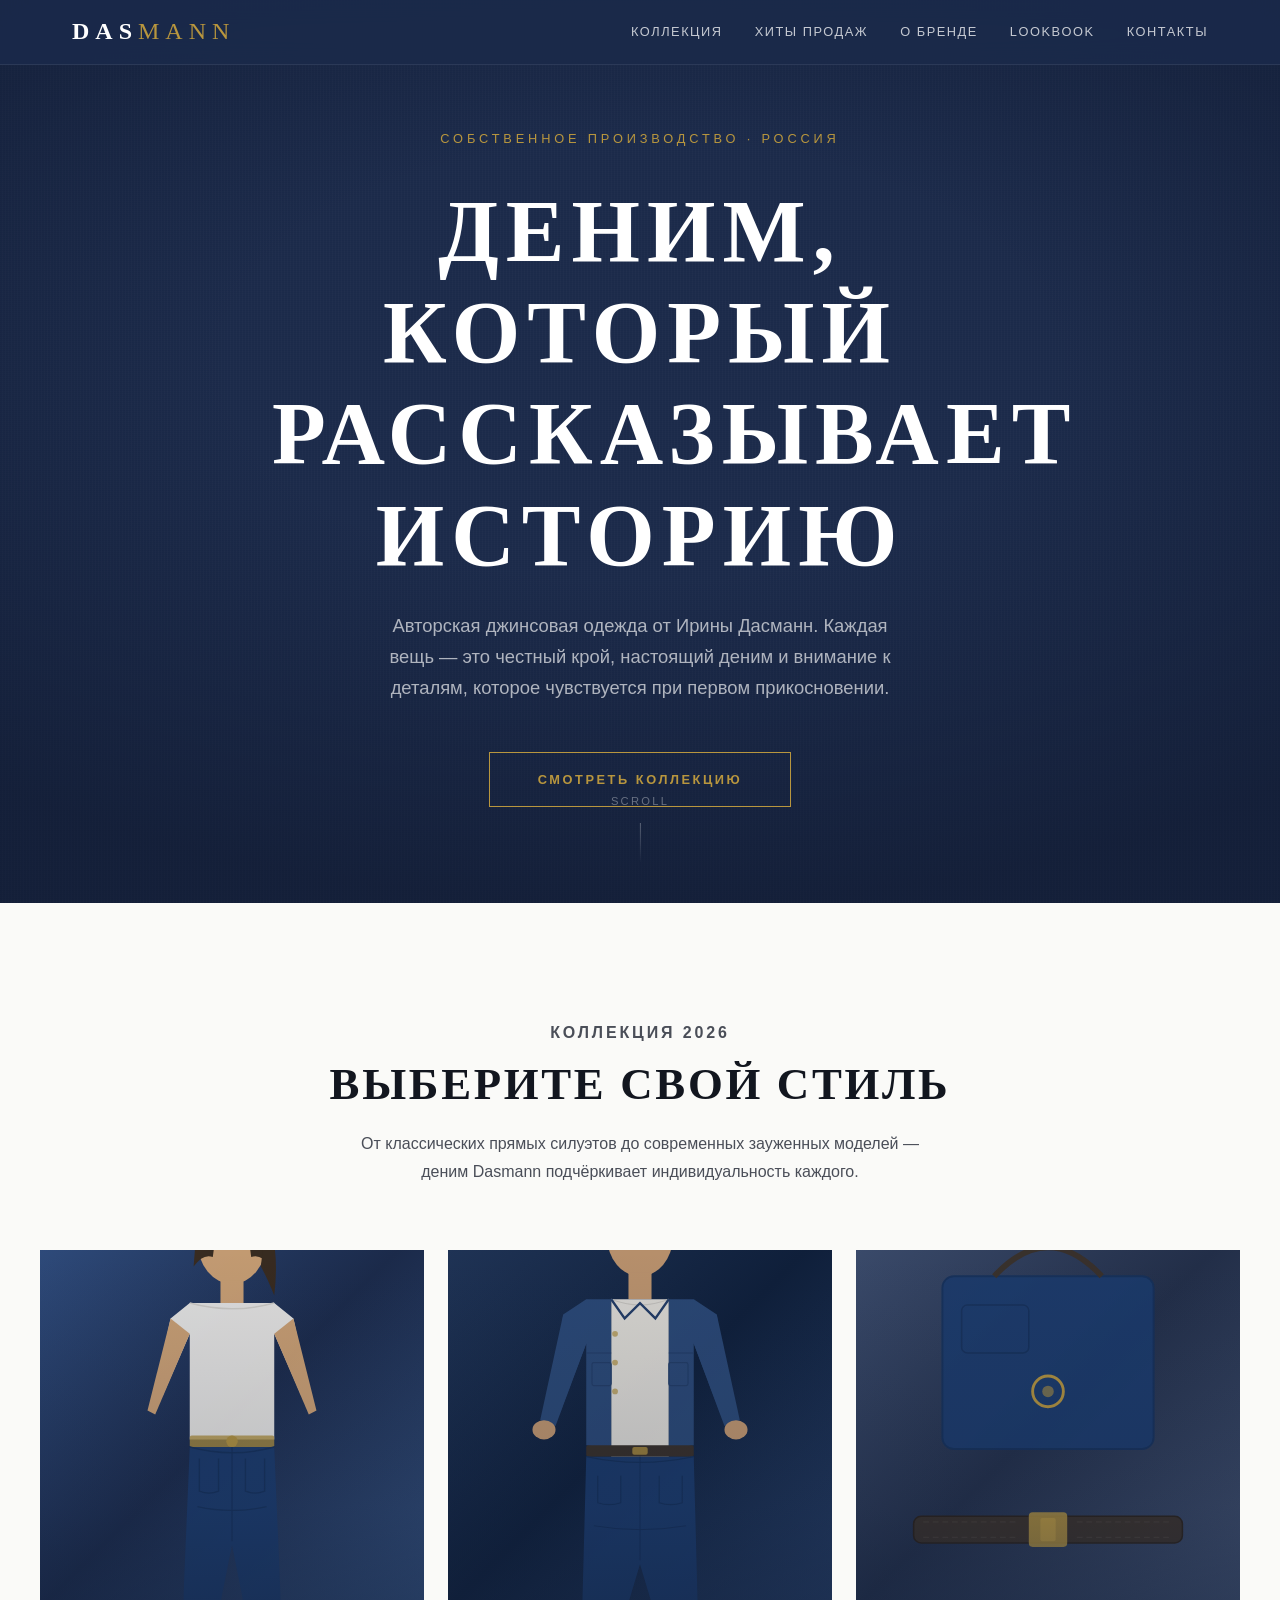
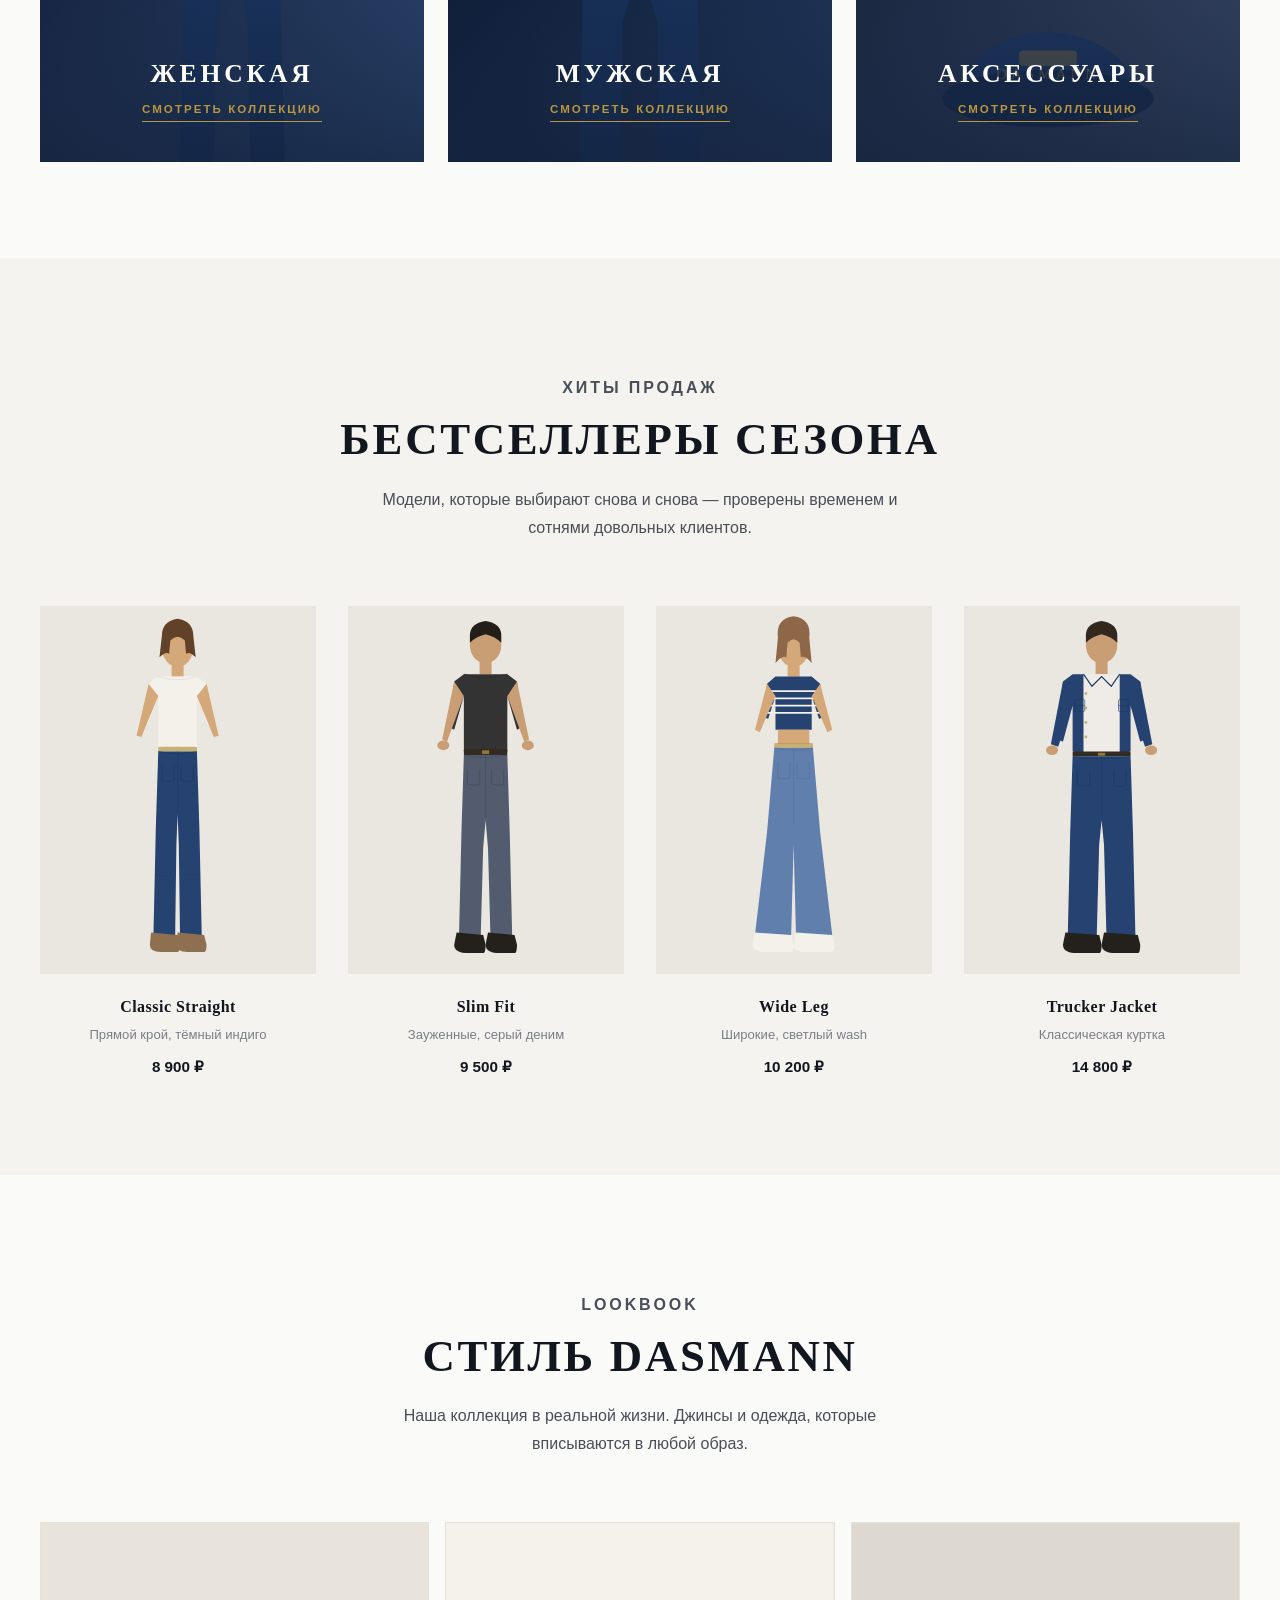
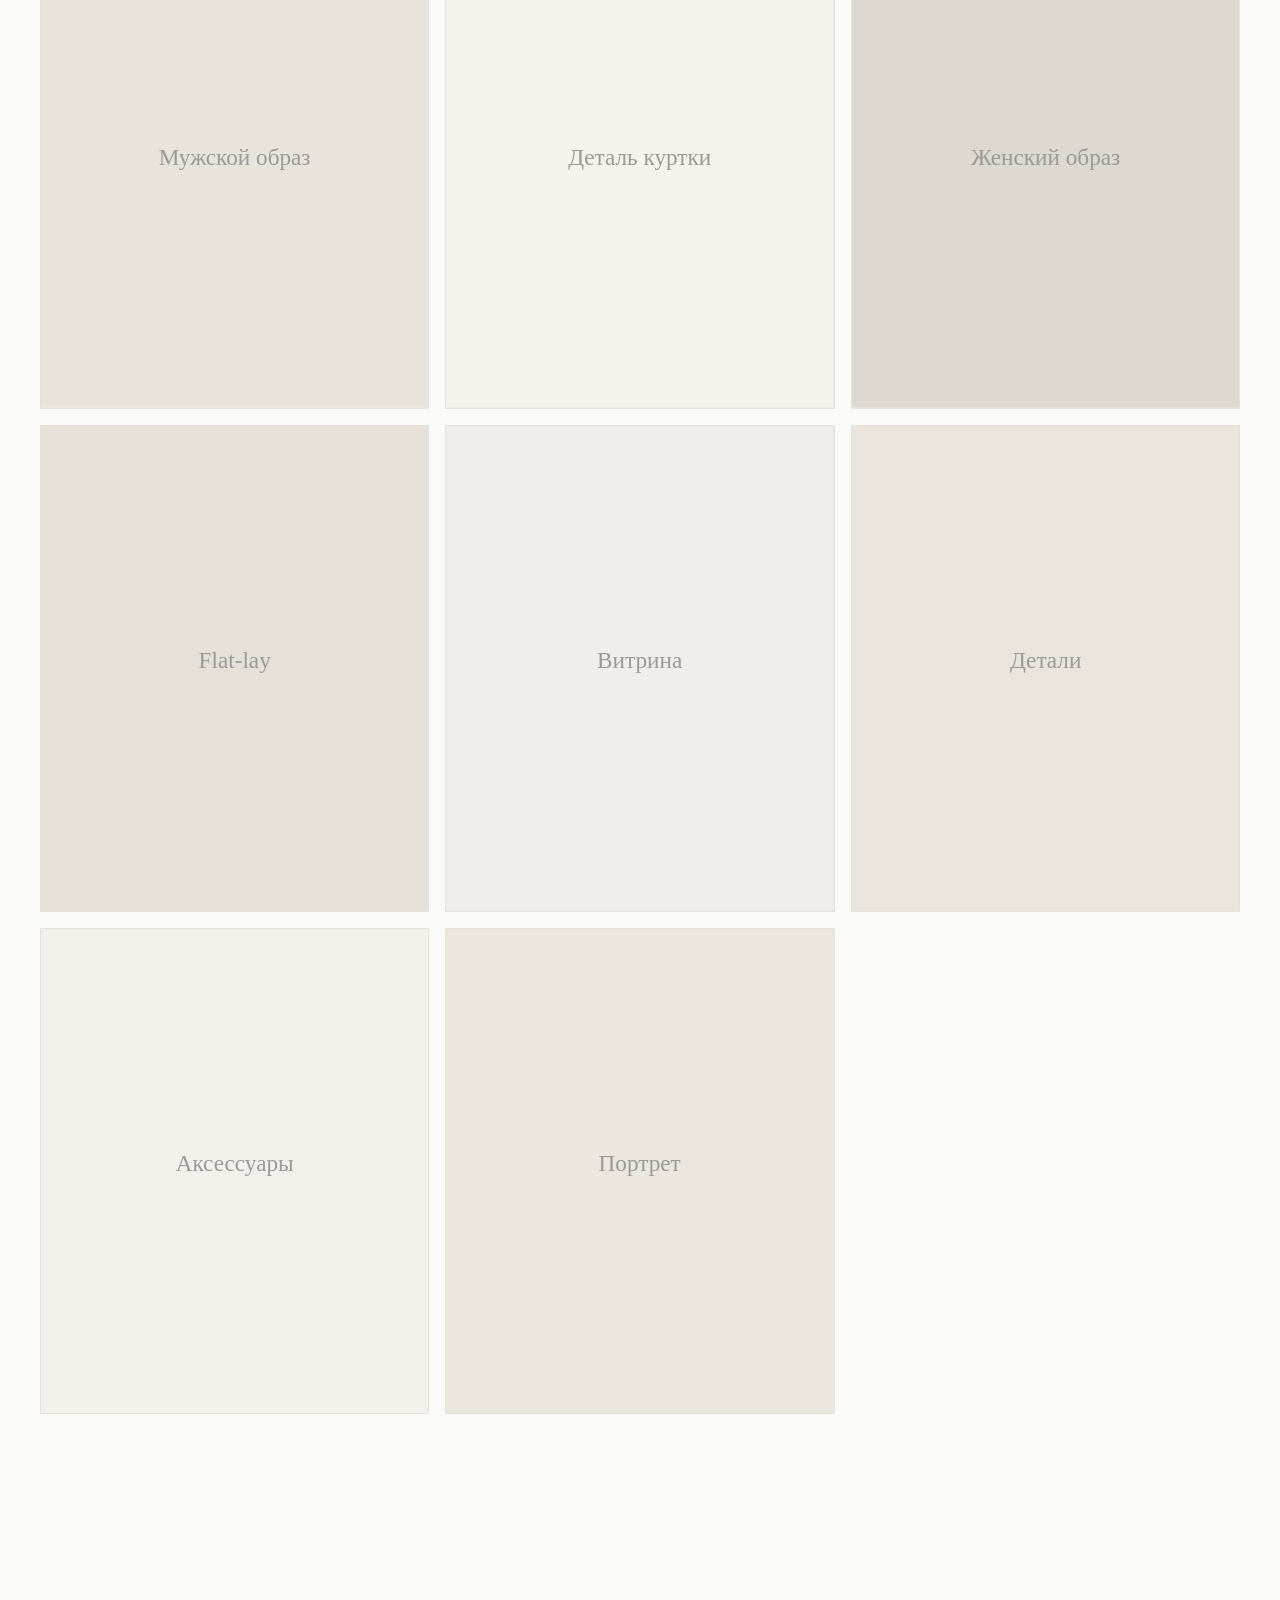
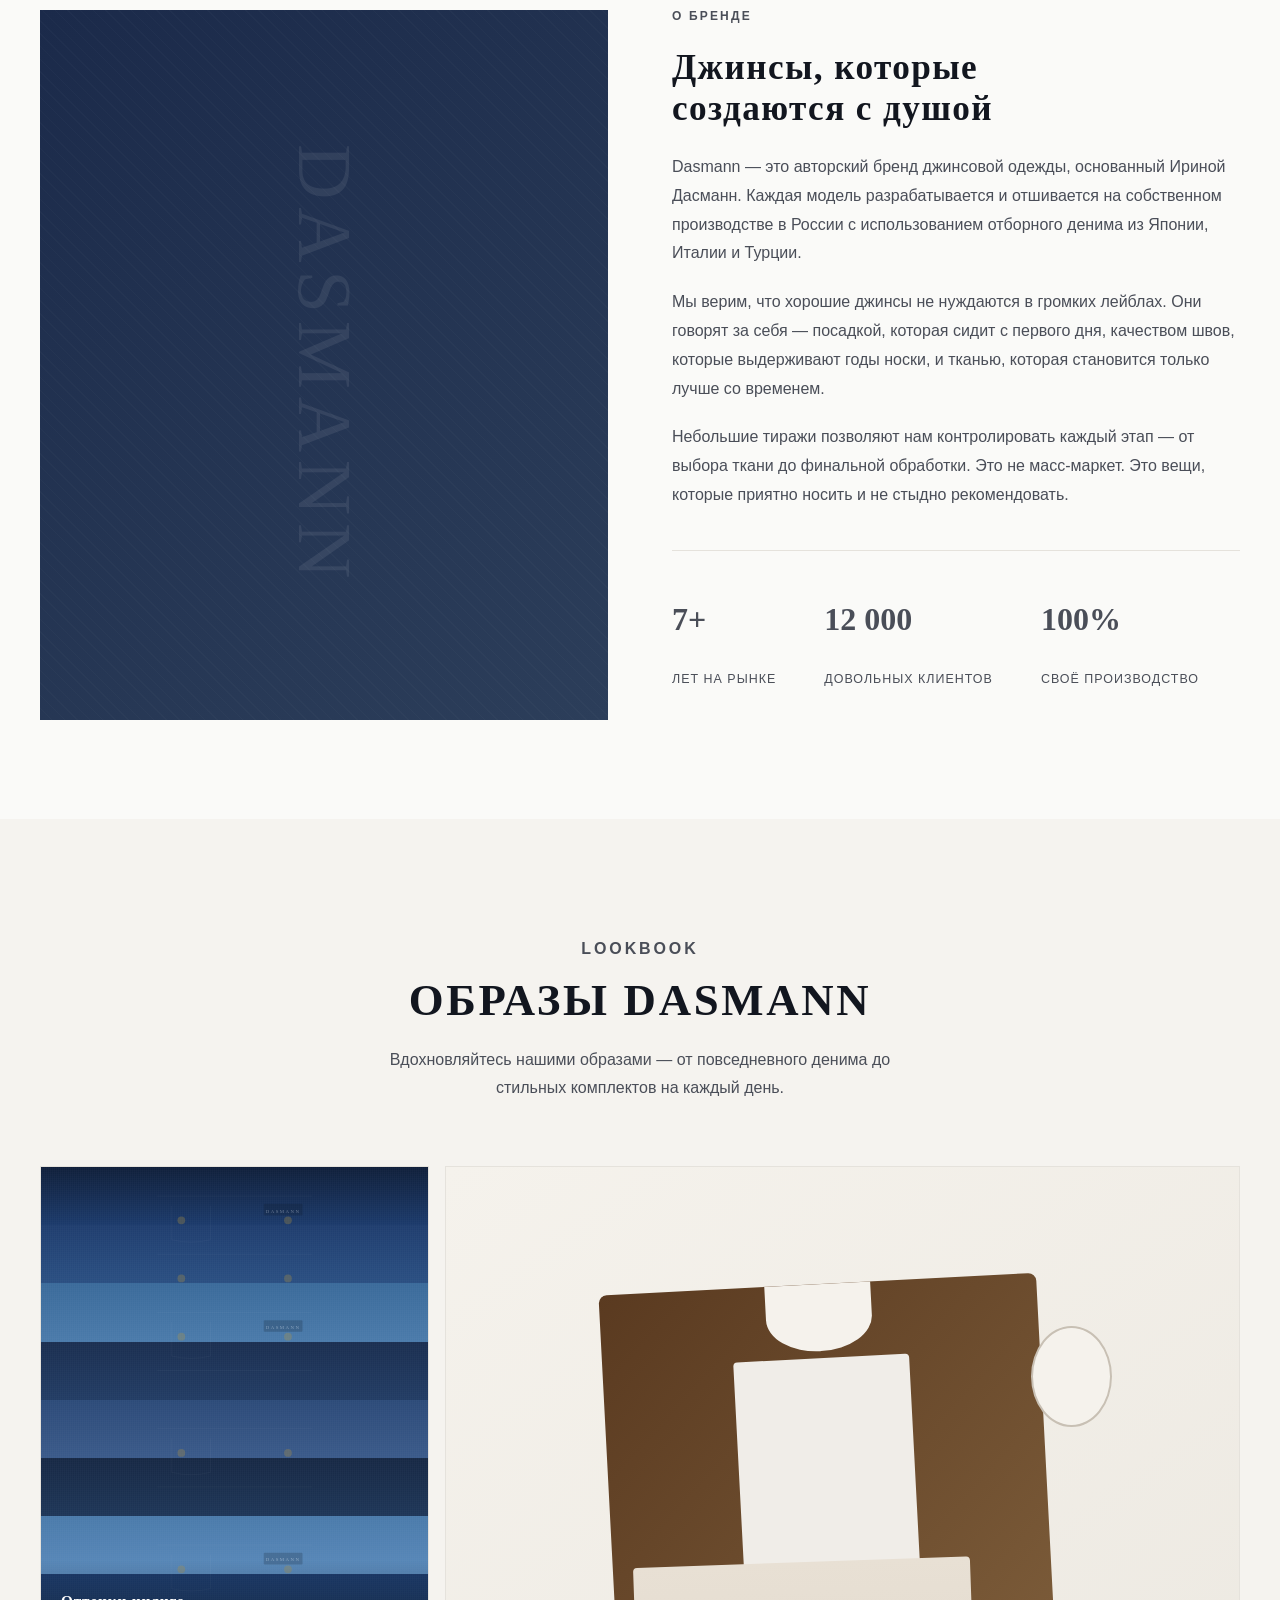
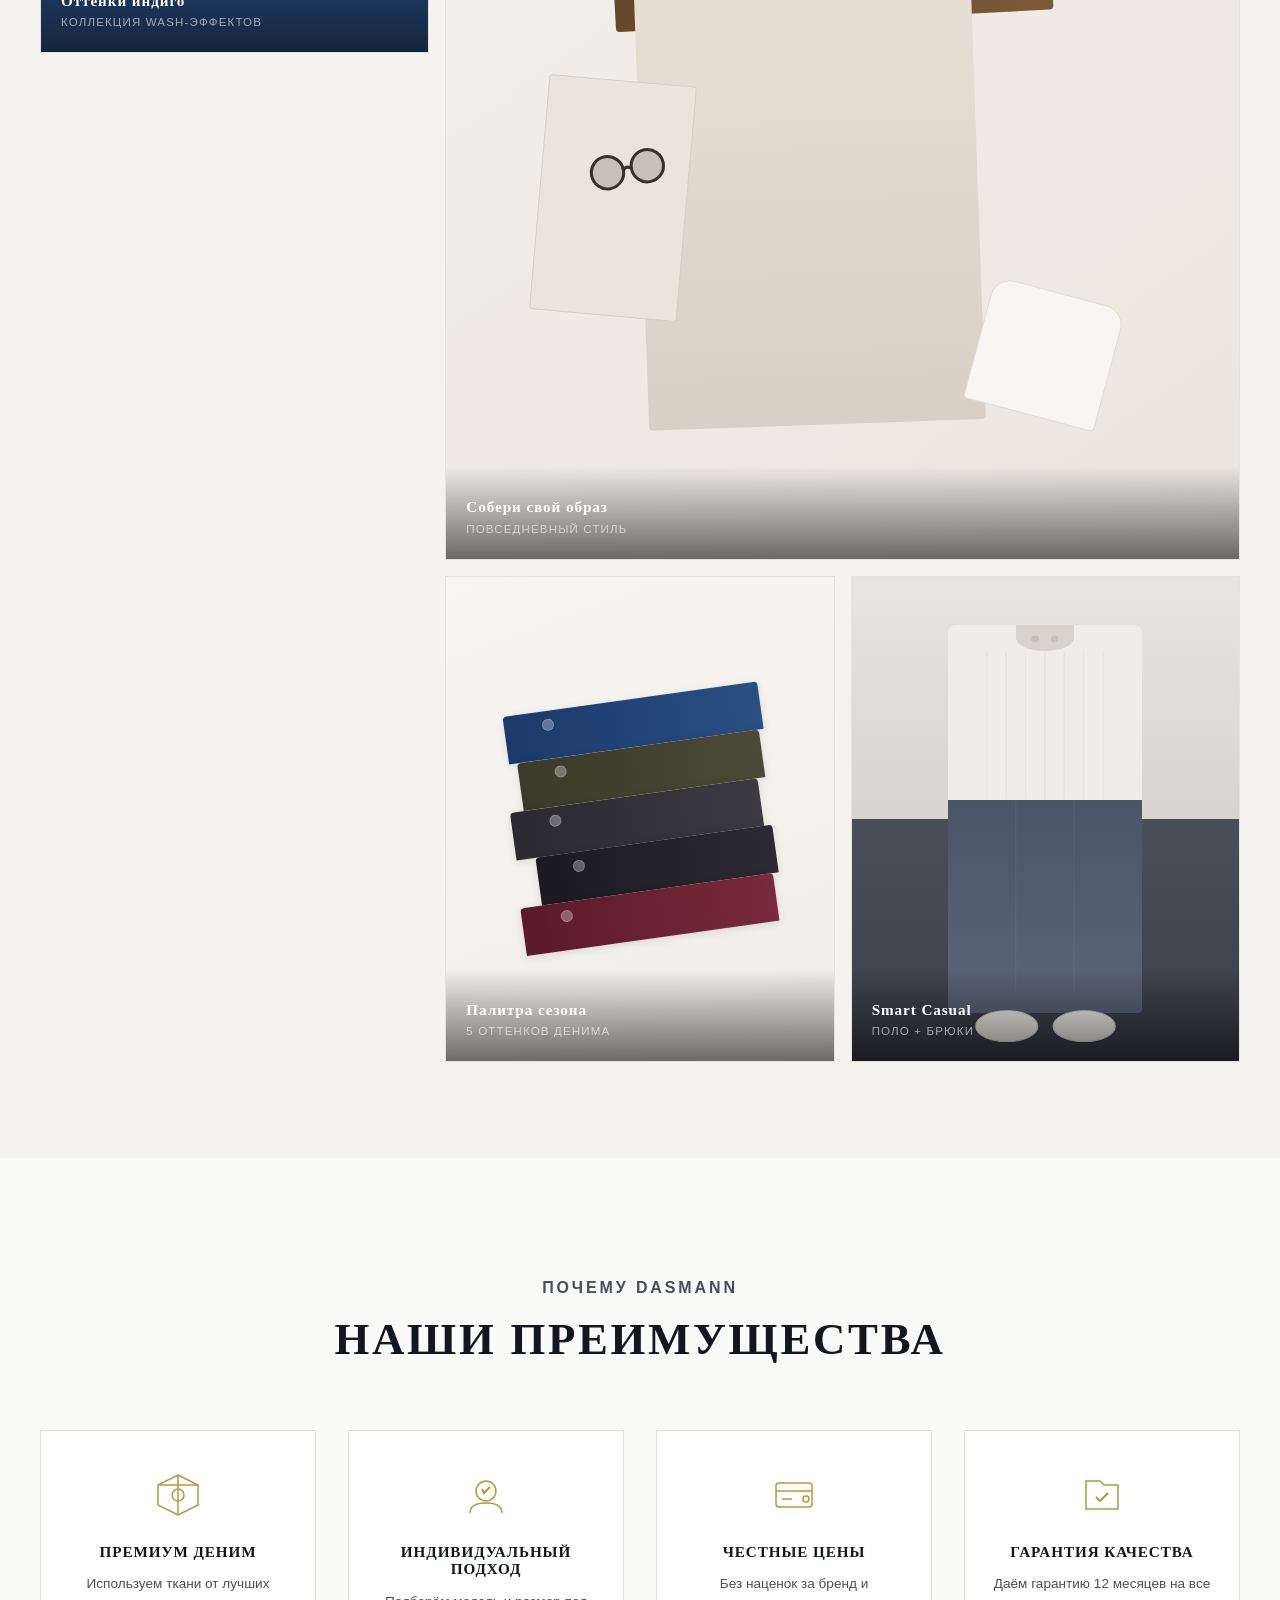
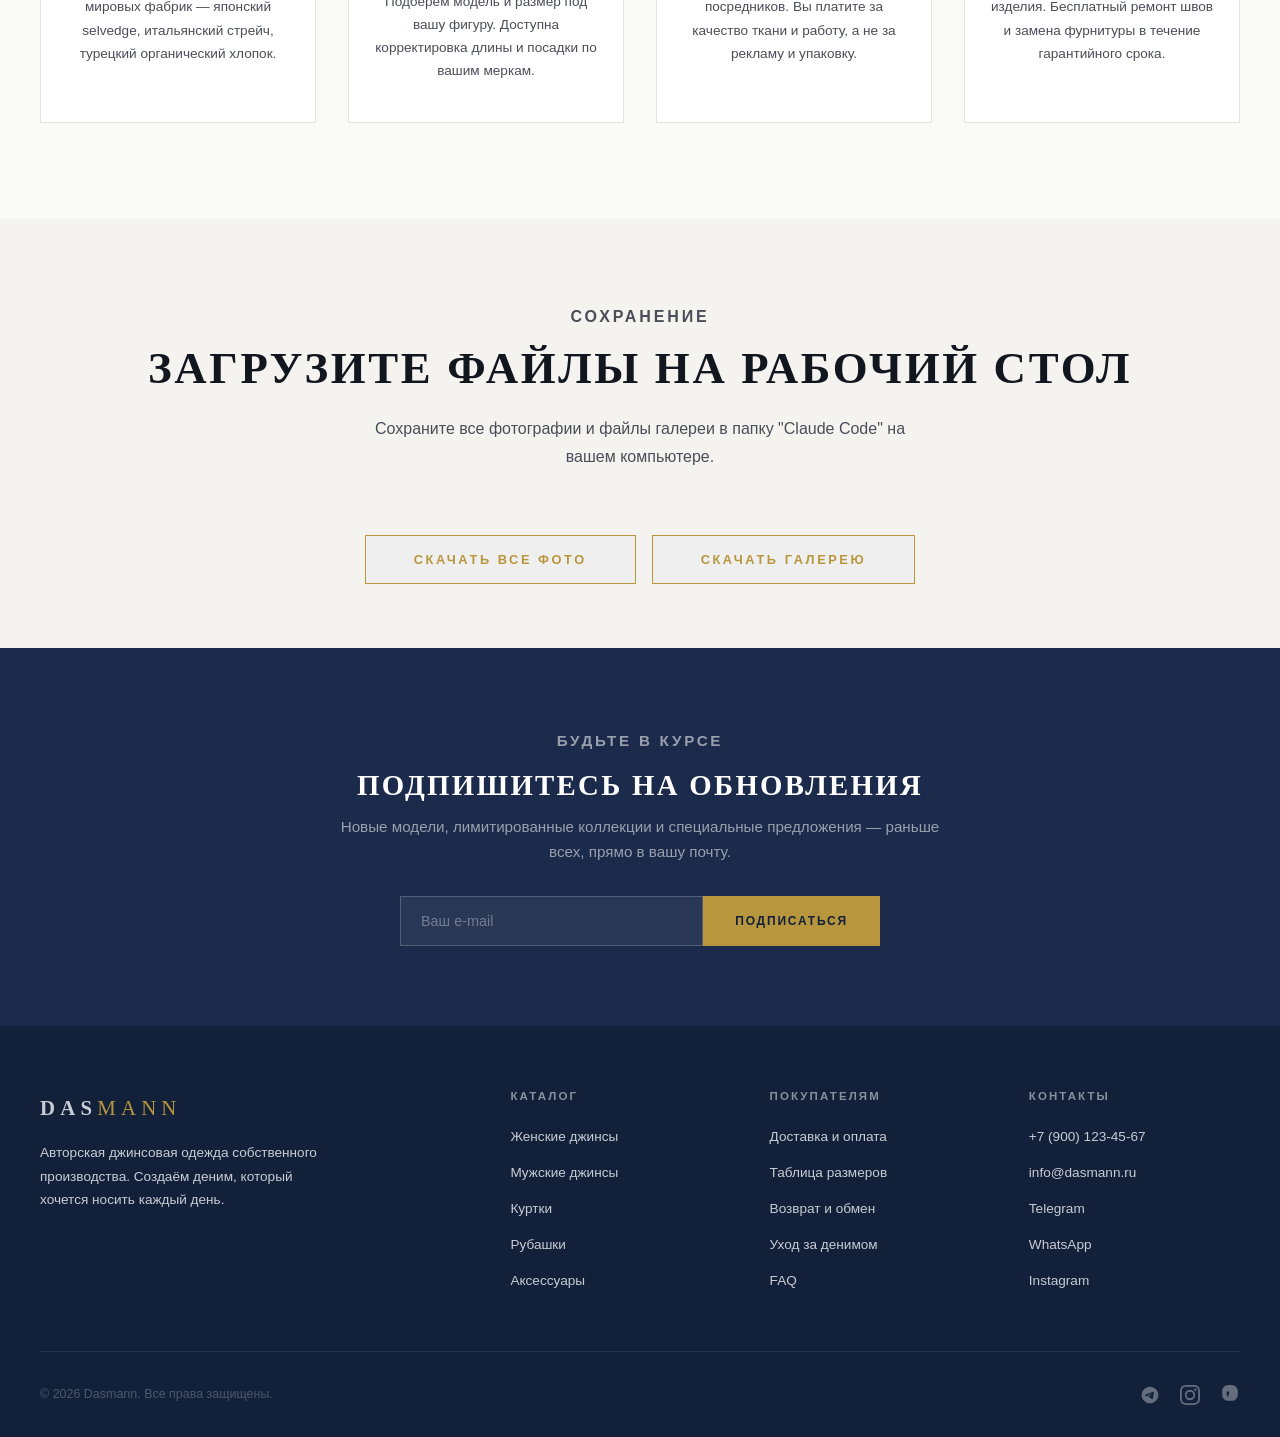
<file: index.html>
<title>DASMANN — Джинсовая одежда собственного производства</title>
<meta charset="UTF-8">
<meta name="viewport" content="width=device-width, initial-scale=1.0">
<meta name="description" content="DASMANN — российский бренд джинсовой одежды собственного производства. Качественный деним, честные цены, индивидуальный подход.">

<style>
  /* ── Tokens ── */
  :root {
    --indigo: #1B2A4A;
    --indigo-deep: #12203A;
    --brass: #B8963E;
    --brass-light: #D4B35C;
    --chalk: #F5F3EF;
    --stone: #EAE7E1;
    --warm-white: #FAFAF8;
    --text: #12161F;
    --text-secondary: #4A4E58;
    --text-light: #7A7E88;
    --slate: #2C3E5A;
    --bg: var(--warm-white);
    --bg-alt: var(--chalk);
    --bg-hero: var(--indigo);
    --card-bg: #fff;
    --card-border: #e5e2dc;
    --footer-bg: var(--indigo-deep);
    --footer-text: #c8ccd4;
    --input-bg: #fff;
    --input-border: #d0cdc6;
    --overlay: rgba(18, 32, 58, 0.55);
  }

  @media (prefers-color-scheme: dark) {
    :root {
      --bg: #111318;
      --bg-alt: #191C22;
      --bg-hero: #0D1520;
      --text: #E4E6EA;
      --text-secondary: #A0A4AE;
      --text-light: #6A6E78;
      --card-bg: #1A1D24;
      --card-border: #2A2D34;
      --footer-bg: #0A0E16;
      --footer-text: #8A8E98;
      --input-bg: #1A1D24;
      --input-border: #2A2D34;
      --overlay: rgba(10, 14, 22, 0.7);
      --stone: #1E2128;
      --chalk: #191C22;
    }
  }
  :root[data-theme="dark"] {
    --bg: #111318;
    --bg-alt: #191C22;
    --bg-hero: #0D1520;
    --text: #E4E6EA;
    --text-secondary: #A0A4AE;
    --text-light: #6A6E78;
    --card-bg: #1A1D24;
    --card-border: #2A2D34;
    --footer-bg: #0A0E16;
    --footer-text: #8A8E98;
    --input-bg: #1A1D24;
    --input-border: #2A2D34;
    --overlay: rgba(10, 14, 22, 0.7);
    --stone: #1E2128;
    --chalk: #191C22;
  }
  :root[data-theme="light"] {
    --bg: #FAFAF8;
    --bg-alt: #F5F3EF;
    --bg-hero: #1B2A4A;
    --text: #12161F;
    --text-secondary: #4A4E58;
    --text-light: #7A7E88;
    --card-bg: #fff;
    --card-border: #e5e2dc;
    --footer-bg: #12203A;
    --footer-text: #c8ccd4;
    --input-bg: #fff;
    --input-border: #d0cdc6;
    --overlay: rgba(18, 32, 58, 0.55);
    --stone: #EAE7E1;
    --chalk: #F5F3EF;
  }

  /* ── Reset & Base ── */
  *, *::before, *::after { box-sizing: border-box; margin: 0; padding: 0; }

  body {
    font-family: 'Segoe UI', 'Helvetica Neue', Arial, sans-serif;
    color: var(--text);
    background: var(--bg);
    line-height: 1.65;
    font-size: 16px;
    -webkit-font-smoothing: antialiased;
  }

  img { max-width: 100%; display: block; }
  a { color: inherit; text-decoration: none; }

  .sr-only {
    position: absolute; width: 1px; height: 1px;
    padding: 0; margin: -1px; overflow: hidden;
    clip: rect(0,0,0,0); border: 0;
  }

  /* ── Typography ── */
  h1, h2, h3, h4 {
    font-family: Georgia, 'Times New Roman', serif;
    font-weight: 700;
    line-height: 1.15;
    text-wrap: balance;
  }

  .eyebrow {
    font-family: 'Segoe UI', 'Helvetica Neue', Arial, sans-serif;
    font-size: 0.75rem;
    font-weight: 600;
    letter-spacing: 0.18em;
    text-transform: uppercase;
    color: var(--brass);
  }

  /* ── Header ── */
  .site-header {
    position: fixed;
    top: 0; left: 0; right: 0;
    z-index: 100;
    background: rgba(27, 42, 74, 0.92);
    backdrop-filter: blur(12px);
    -webkit-backdrop-filter: blur(12px);
    border-bottom: 1px solid rgba(255,255,255,0.08);
  }

  .header-inner {
    max-width: 1200px;
    margin: 0 auto;
    padding: 0 2rem;
    height: 64px;
    display: flex;
    align-items: center;
    justify-content: space-between;
  }

  .logo {
    font-family: Georgia, 'Times New Roman', serif;
    font-size: 1.5rem;
    font-weight: 700;
    letter-spacing: 0.25em;
    color: #fff;
    text-transform: uppercase;
  }

  .logo span {
    color: var(--brass);
    font-weight: 400;
  }

  nav { display: flex; gap: 2rem; align-items: center; }

  nav a {
    color: rgba(255,255,255,0.75);
    font-size: 0.8rem;
    letter-spacing: 0.12em;
    text-transform: uppercase;
    font-weight: 500;
    transition: color 0.2s;
  }
  nav a:hover, nav a:focus-visible { color: #fff; }
  nav a:focus-visible { outline: 2px solid var(--brass); outline-offset: 4px; border-radius: 2px; }

  .nav-toggle { display: none; background: none; border: none; cursor: pointer; padding: 8px; }
  .nav-toggle svg { display: block; }

  /* ── Hero ── */
  .hero {
    background: var(--bg-hero);
    position: relative;
    min-height: 100vh;
    display: flex;
    align-items: center;
    justify-content: center;
    overflow: hidden;
  }

  .hero::before {
    content: '';
    position: absolute;
    inset: 0;
    background:
      repeating-linear-gradient(
        90deg,
        transparent,
        transparent 2px,
        rgba(255,255,255,0.015) 2px,
        rgba(255,255,255,0.015) 3px
      ),
      repeating-linear-gradient(
        0deg,
        transparent,
        transparent 1px,
        rgba(255,255,255,0.008) 1px,
        rgba(255,255,255,0.008) 2px
      );
  }

  .hero::after {
    content: '';
    position: absolute;
    inset: 0;
    background: radial-gradient(ellipse 80% 60% at 50% 40%, transparent 40%, rgba(12,20,40,0.5));
  }

  .hero-content {
    position: relative;
    z-index: 2;
    text-align: center;
    padding: 8rem 2rem 6rem;
    max-width: 800px;
  }

  .hero-eyebrow {
    font-size: 0.8rem;
    letter-spacing: 0.3em;
    color: var(--brass);
    margin-bottom: 2rem;
    font-weight: 500;
  }

  .hero h1 {
    font-size: clamp(2.8rem, 7vw, 5.5rem);
    color: #fff;
    letter-spacing: 0.08em;
    text-transform: uppercase;
    margin-bottom: 1.5rem;
  }

  .hero-sub {
    font-size: 1.15rem;
    color: rgba(255,255,255,0.65);
    max-width: 520px;
    margin: 0 auto 3rem;
    line-height: 1.7;
  }

  .hero-cta {
    display: inline-block;
    padding: 1rem 3rem;
    border: 1.5px solid var(--brass);
    color: var(--brass);
    font-size: 0.8rem;
    letter-spacing: 0.2em;
    text-transform: uppercase;
    font-weight: 600;
    transition: all 0.3s;
  }
  .hero-cta:hover {
    background: var(--brass);
    color: var(--indigo-deep);
  }
  .hero-cta:focus-visible {
    outline: 2px solid var(--brass-light);
    outline-offset: 4px;
  }

  .hero-scroll {
    position: absolute;
    bottom: 2.5rem;
    left: 50%;
    transform: translateX(-50%);
    z-index: 2;
    color: rgba(255,255,255,0.35);
    font-size: 0.7rem;
    letter-spacing: 0.2em;
    text-transform: uppercase;
    display: flex;
    flex-direction: column;
    align-items: center;
    gap: 0.75rem;
  }

  .hero-scroll::after {
    content: '';
    width: 1px;
    height: 40px;
    background: linear-gradient(to bottom, rgba(255,255,255,0.3), transparent);
    animation: scrollPulse 2s ease-in-out infinite;
  }

  @keyframes scrollPulse {
    0%, 100% { opacity: 1; transform: scaleY(1); }
    50% { opacity: 0.4; transform: scaleY(0.6); }
  }

  @media (prefers-reduced-motion: reduce) {
    .hero-scroll::after { animation: none; }
  }

  /* ── Sections ── */
  .section {
    padding: 6rem 2rem;
  }

  .section-inner {
    max-width: 1200px;
    margin: 0 auto;
  }

  .section-header {
    text-align: center;
    margin-bottom: 4rem;
  }

  .section-header h2 {
    font-size: clamp(1.8rem, 4vw, 2.8rem);
    letter-spacing: 0.06em;
    text-transform: uppercase;
    margin-top: 0.75rem;
  }

  .section-header p {
    max-width: 560px;
    margin: 1.25rem auto 0;
    color: var(--text-secondary);
    font-size: 1rem;
    line-height: 1.75;
  }

  .bg-alt { background: var(--bg-alt); }

  /* ── Categories ── */
  .categories-grid {
    display: grid;
    grid-template-columns: repeat(3, 1fr);
    gap: 1.5rem;
  }

  .category-card {
    position: relative;
    aspect-ratio: 3 / 4;
    overflow: hidden;
    cursor: pointer;
  }

  .category-visual {
    width: 100%;
    height: 100%;
    display: flex;
    align-items: center;
    justify-content: center;
    transition: transform 0.5s ease;
  }

  .category-card:hover .category-visual {
    transform: scale(1.03);
  }

  .cat-women {
    background: linear-gradient(135deg, #2E4A7A 0%, #1B2A4A 40%, #3A5A8A 100%);
  }

  .cat-men {
    background: linear-gradient(135deg, #1F3355 0%, #0F1F3A 40%, #2C4570 100%);
  }

  .cat-acc {
    background: linear-gradient(135deg, #3A4A6A 0%, #222E48 40%, #4A5A7A 100%);
  }

  .category-icon {
    opacity: 0.9;
  }

  .category-overlay {
    position: absolute;
    inset: 0;
    display: flex;
    flex-direction: column;
    align-items: center;
    justify-content: flex-end;
    padding-bottom: 2.5rem;
    gap: 0.75rem;
    background: linear-gradient(to top, rgba(18,32,58,0.75) 0%, rgba(18,32,58,0.15) 50%, transparent 100%);
    transition: background 0.3s;
  }

  .category-card:hover .category-overlay {
    background: linear-gradient(to top, rgba(18,32,58,0.6) 0%, rgba(18,32,58,0.08) 50%, transparent 100%);
  }

  .category-overlay h3 {
    font-size: 1.6rem;
    color: #fff;
    letter-spacing: 0.15em;
    text-transform: uppercase;
  }

  .category-overlay .cat-link {
    font-size: 0.72rem;
    color: var(--brass);
    letter-spacing: 0.18em;
    text-transform: uppercase;
    font-weight: 600;
    padding-bottom: 2px;
    border-bottom: 1px solid var(--brass);
    transition: color 0.2s;
  }

  /* ── Products ── */
  .products-grid {
    display: grid;
    grid-template-columns: repeat(4, 1fr);
    gap: 2rem;
  }

  .product-card {
    text-align: center;
  }

  .product-image {
    aspect-ratio: 3 / 4;
    background: var(--stone);
    margin-bottom: 1.25rem;
    display: flex;
    align-items: center;
    justify-content: center;
    overflow: hidden;
    position: relative;
    transition: box-shadow 0.3s;
  }

  .product-card:hover .product-image {
    box-shadow: 0 8px 30px rgba(0,0,0,0.1);
  }

  .jeans-svg {
    width: 70%;
    height: auto;
    opacity: 0.95;
    transition: transform 0.4s ease;
  }

  .product-card:hover .jeans-svg {
    transform: translateY(-4px);
  }

  .product-name {
    font-family: Georgia, 'Times New Roman', serif;
    font-size: 1rem;
    font-weight: 600;
    margin-bottom: 0.25rem;
    letter-spacing: 0.03em;
  }

  .product-desc {
    font-size: 0.82rem;
    color: var(--text-light);
    margin-bottom: 0.5rem;
  }

  .product-price {
    font-size: 0.95rem;
    font-weight: 600;
    color: var(--text);
    font-variant-numeric: tabular-nums;
  }

  /* ── Gallery ── */
  .gallery-section {
    background: var(--bg);
    padding: 6rem 2rem;
  }

  .gallery-grid {
    display: grid;
    grid-template-columns: repeat(3, 1fr);
    gap: 2.5rem;
    max-width: 1200px;
    margin: 0 auto;
  }

  @media (max-width: 900px) {
    .gallery-grid {
      grid-template-columns: repeat(2, 1fr);
    }
  }

  @media (max-width: 600px) {
    .gallery-grid {
      grid-template-columns: 1fr;
      gap: 1.5rem;
    }
  }

  .gallery-item {
    position: relative;
    overflow: hidden;
    aspect-ratio: 4 / 5;
    background: var(--stone);
    border: 1px solid var(--card-border);
    transition: transform 0.4s ease, box-shadow 0.4s ease;
  }

  .gallery-item:hover {
    transform: translateY(-8px);
    box-shadow: 0 12px 40px rgba(0,0,0,0.12);
  }

  .gallery-item img {
    width: 100%;
    height: 100%;
    object-fit: cover;
    display: block;
  }

  .gallery-overlay {
    position: absolute;
    inset: 0;
    background: linear-gradient(to top, rgba(18,32,58,0.8) 0%, transparent 60%);
    display: flex;
    flex-direction: column;
    justify-content: flex-end;
    padding: 2rem;
    opacity: 0;
    transition: opacity 0.3s;
  }

  .gallery-item:hover .gallery-overlay {
    opacity: 1;
  }

  .gallery-overlay h3 {
    color: #fff;
    font-size: 1.2rem;
    margin-bottom: 0.5rem;
  }

  .gallery-overlay p {
    color: rgba(255,255,255,0.75);
    font-size: 0.85rem;
    line-height: 1.6;
  }

  /* ── About ── */
  .about-grid {
    display: grid;
    grid-template-columns: 1fr 1fr;
    gap: 4rem;
    align-items: center;
  }

  .about-visual {
    aspect-ratio: 4 / 5;
    background: linear-gradient(145deg, var(--indigo) 0%, var(--slate) 100%);
    display: flex;
    align-items: center;
    justify-content: center;
    position: relative;
    overflow: hidden;
  }

  .about-visual::before {
    content: '';
    position: absolute;
    inset: 0;
    background:
      repeating-linear-gradient(
        45deg,
        transparent,
        transparent 8px,
        rgba(255,255,255,0.02) 8px,
        rgba(255,255,255,0.02) 9px
      );
  }

  .about-visual-text {
    font-family: Georgia, serif;
    font-size: clamp(3rem, 6vw, 5rem);
    color: rgba(255,255,255,0.08);
    letter-spacing: 0.1em;
    text-transform: uppercase;
    writing-mode: vertical-lr;
    position: relative;
  }

  .about-content h2 {
    font-size: clamp(1.6rem, 3vw, 2.2rem);
    letter-spacing: 0.04em;
    margin-bottom: 1.5rem;
  }

  .about-content p {
    color: var(--text-secondary);
    margin-bottom: 1.25rem;
    line-height: 1.8;
  }

  .about-content p:last-of-type {
    margin-bottom: 2rem;
  }

  .about-stats {
    display: flex;
    gap: 3rem;
    margin-top: 2.5rem;
    padding-top: 2.5rem;
    border-top: 1px solid var(--card-border);
  }

  .stat-number {
    font-family: Georgia, serif;
    font-size: 2rem;
    font-weight: 700;
    color: var(--brass);
    font-variant-numeric: tabular-nums;
  }

  .stat-label {
    font-size: 0.78rem;
    color: var(--text-light);
    letter-spacing: 0.08em;
    text-transform: uppercase;
    margin-top: 0.25rem;
  }

  /* ── Lookbook Gallery ── */
  .gallery-grid {
    display: grid;
    grid-template-columns: repeat(12, 1fr);
    grid-template-rows: auto;
    gap: 1rem;
  }

  .gallery-item {
    position: relative;
    overflow: hidden;
    cursor: pointer;
  }

  .gallery-item--tall { grid-column: span 4; grid-row: span 2; }
  .gallery-item--wide { grid-column: span 8; }
  .gallery-item--medium { grid-column: span 4; }
  .gallery-item--full { grid-column: span 6; }

  .gallery-placeholder {
    width: 100%;
    height: 100%;
    min-height: 280px;
    display: flex;
    flex-direction: column;
    align-items: center;
    justify-content: center;
    gap: 1rem;
    position: relative;
    transition: transform 0.5s ease;
  }

  .gallery-item:hover .gallery-placeholder {
    transform: scale(1.02);
  }

  /* Denim stack - referencing stacked jeans photo */
  .gp-denim-stack {
    background:
      linear-gradient(180deg,
        #0F1F3A 0%, #1B3A6B 12%,
        #1F3D6E 12%, #2A4F82 24%,
        #3A6A9A 24%, #4A7AAA 36%,
        #1A2E50 36%, #223C64 48%,
        #2C4A78 48%, #3A5A8A 60%,
        #162844 60%, #1E3658 72%,
        #4A7AAA 72%, #5A8ABB 84%,
        #1B3A6B 84%, #2A4F82 100%
      );
  }

  .gp-denim-stack::before {
    content: '';
    position: absolute;
    inset: 0;
    background:
      repeating-linear-gradient(90deg, transparent, transparent 1px, rgba(255,255,255,0.02) 1px, rgba(255,255,255,0.02) 2px),
      repeating-linear-gradient(0deg, transparent, transparent 1px, rgba(255,255,255,0.01) 1px, rgba(255,255,255,0.01) 2px);
  }

  /* Folded colors - referencing multi-color folded jeans */
  .gp-folded-colors {
    background: linear-gradient(160deg, #F8F6F2 0%, #F0EDE8 100%);
  }

  .gp-folded-colors .folded-stack {
    display: flex;
    flex-direction: column;
    gap: 0;
    width: 70%;
    transform: rotate(-8deg);
  }

  .folded-piece {
    height: 48px;
    border-radius: 4px 4px 0 0;
    position: relative;
    box-shadow: 0 2px 8px rgba(0,0,0,0.1);
  }

  .folded-piece::after {
    content: '';
    position: absolute;
    top: 8px; left: 15%;
    width: 12px; height: 12px;
    border-radius: 50%;
    background: rgba(255,255,255,0.3);
    border: 1px solid rgba(255,255,255,0.2);
  }

  .fp-indigo { background: linear-gradient(90deg, #1B3A6B, #2A4F82); }
  .fp-olive { background: linear-gradient(90deg, #3A3A28, #4A4A35); }
  .fp-charcoal { background: linear-gradient(90deg, #2A2A30, #3A3A40); }
  .fp-black { background: linear-gradient(90deg, #1A1A20, #2A2A30); }
  .fp-burgundy { background: linear-gradient(90deg, #5A1A2A, #7A2A3A); }

  /* Flat-lay outfit - referencing styled outfit composition */
  .gp-flatlay {
    background: linear-gradient(145deg, #F5F2EC, #EAE6DE);
  }

  .flatlay-composition {
    width: 85%;
    height: 85%;
    position: relative;
  }

  .flatlay-shirt {
    position: absolute;
    top: 5%; left: 15%;
    width: 65%; height: 40%;
    background: linear-gradient(135deg, #5A3A20, #7A5A38);
    border-radius: 8px 8px 4px 4px;
    transform: rotate(-3deg);
  }

  .flatlay-shirt::before {
    content: '';
    position: absolute;
    top: 0; left: 38%; width: 24%; height: 20%;
    background: #F5F2EC;
    border-radius: 0 0 50% 50%;
  }

  .flatlay-shirt::after {
    content: '';
    position: absolute;
    top: 22%; left: 30%; width: 40%; height: 65%;
    background: #F0EDE8;
    border-radius: 4px;
  }

  .flatlay-pants {
    position: absolute;
    top: 38%; left: 20%;
    width: 50%; height: 55%;
    background: linear-gradient(180deg, #E8E0D4, #D8D0C4);
    border-radius: 4px;
    transform: rotate(-2deg);
  }

  .flatlay-bag {
    position: absolute;
    bottom: 20%; left: 5%;
    width: 22%; height: 28%;
    background: #EAE4DA;
    border-radius: 3px;
    border: 1px solid #D4CEC4;
    transform: rotate(5deg);
  }

  .flatlay-shoes {
    position: absolute;
    bottom: 8%; right: 10%;
    width: 20%; height: 15%;
    background: #F8F6F2;
    border-radius: 20px 20px 4px 4px;
    border: 1px solid #E0DCD4;
    transform: rotate(15deg);
  }

  .flatlay-watch {
    position: absolute;
    top: 10%; right: 10%;
    width: 12%; height: 12%;
    border-radius: 50%;
    background: #F5F2EC;
    border: 2px solid #C8C0B4;
  }

  /* Outfit on person - referencing styling photo */
  .gp-outfit {
    background: linear-gradient(180deg, #E8E4DE 0%, #D8D4CE 50%, #4A4E58 50%, #3A3E48 100%);
  }

  .outfit-figure {
    width: 50%;
    height: 80%;
    position: relative;
  }

  .outfit-torso {
    width: 100%;
    height: 45%;
    background: #F0EDE8;
    border-radius: 8px 8px 0 0;
    position: relative;
  }

  .outfit-torso::before {
    content: '';
    position: absolute;
    top: 0; left: 35%; width: 30%; height: 15%;
    background: #D8D4CC;
    border-radius: 0 0 50% 50%;
  }

  .outfit-legs {
    width: 100%;
    height: 55%;
    background: linear-gradient(180deg, #4A5568, #5A6578);
    border-radius: 0 0 4px 4px;
  }

  /* Gallery labels */
  .gallery-label {
    position: absolute;
    bottom: 0; left: 0; right: 0;
    padding: 2rem 1.25rem 1.25rem;
    background: linear-gradient(to top, rgba(0,0,0,0.55) 0%, transparent 100%);
    z-index: 2;
  }

  .gallery-label h4 {
    font-size: 0.95rem;
    color: #fff;
    letter-spacing: 0.06em;
    margin-bottom: 0.25rem;
  }

  .gallery-label p {
    font-size: 0.72rem;
    color: rgba(255,255,255,0.6);
    letter-spacing: 0.1em;
    text-transform: uppercase;
  }

  .gallery-add-hint {
    position: absolute;
    top: 50%; left: 50%;
    transform: translate(-50%, -50%);
    z-index: 3;
    display: flex;
    flex-direction: column;
    align-items: center;
    gap: 0.6rem;
    opacity: 0;
    transition: opacity 0.3s;
    pointer-events: none;
  }

  .gallery-item:hover .gallery-add-hint {
    opacity: 1;
  }

  .gallery-add-hint svg {
    width: 36px;
    height: 36px;
    color: #fff;
    opacity: 0.8;
  }

  .gallery-add-hint span {
    font-size: 0.7rem;
    color: rgba(255,255,255,0.8);
    letter-spacing: 0.12em;
    text-transform: uppercase;
    font-weight: 500;
    background: rgba(0,0,0,0.35);
    padding: 0.35rem 0.75rem;
    border-radius: 2px;
  }

  @media (max-width: 900px) {
    .gallery-grid {
      grid-template-columns: 1fr 1fr;
    }
    .gallery-item--tall,
    .gallery-item--wide,
    .gallery-item--medium,
    .gallery-item--full {
      grid-column: span 1;
      grid-row: span 1;
    }
    .gallery-item--wide {
      grid-column: span 2;
    }
  }

  @media (max-width: 600px) {
    .gallery-grid {
      grid-template-columns: 1fr;
    }
    .gallery-item--wide {
      grid-column: span 1;
    }
    .gallery-placeholder {
      min-height: 240px;
    }
  }

  /* ── Advantages ── */
  .advantages-grid {
    display: grid;
    grid-template-columns: repeat(4, 1fr);
    gap: 2rem;
  }

  .advantage-card {
    text-align: center;
    padding: 2.5rem 1.5rem;
    background: var(--card-bg);
    border: 1px solid var(--card-border);
    transition: border-color 0.3s, box-shadow 0.3s;
  }

  .advantage-card:hover {
    border-color: var(--brass);
    box-shadow: 0 4px 20px rgba(0,0,0,0.06);
  }

  .advantage-icon {
    width: 48px;
    height: 48px;
    margin: 0 auto 1.5rem;
    color: var(--brass);
  }

  .advantage-card h4 {
    font-size: 0.95rem;
    letter-spacing: 0.06em;
    text-transform: uppercase;
    margin-bottom: 0.75rem;
  }

  .advantage-card p {
    font-size: 0.85rem;
    color: var(--text-secondary);
    line-height: 1.7;
  }

  /* ── Newsletter ── */
  .newsletter {
    background: var(--indigo);
    padding: 5rem 2rem;
    text-align: center;
    position: relative;
    overflow: hidden;
  }

  .newsletter::before {
    content: '';
    position: absolute;
    inset: 0;
    background:
      repeating-linear-gradient(
        90deg,
        transparent,
        transparent 3px,
        rgba(255,255,255,0.01) 3px,
        rgba(255,255,255,0.01) 4px
      );
  }

  .newsletter-inner {
    position: relative;
    z-index: 1;
    max-width: 600px;
    margin: 0 auto;
  }

  .newsletter h2 {
    font-size: 1.8rem;
    color: #fff;
    letter-spacing: 0.08em;
    text-transform: uppercase;
    margin-bottom: 0.75rem;
  }

  .newsletter p {
    color: rgba(255,255,255,0.55);
    margin-bottom: 2rem;
    font-size: 0.95rem;
  }

  .newsletter-form {
    display: flex;
    gap: 0;
    max-width: 480px;
    margin: 0 auto;
  }

  .newsletter-form input {
    flex: 1;
    padding: 1rem 1.25rem;
    border: 1.5px solid rgba(255,255,255,0.2);
    background: rgba(255,255,255,0.06);
    color: #fff;
    font-size: 0.9rem;
    font-family: inherit;
    outline: none;
    transition: border-color 0.2s;
  }

  .newsletter-form input::placeholder {
    color: rgba(255,255,255,0.35);
  }

  .newsletter-form input:focus {
    border-color: var(--brass);
  }

  .newsletter-form button {
    padding: 1rem 2rem;
    background: var(--brass);
    color: var(--indigo-deep);
    border: none;
    font-size: 0.75rem;
    font-weight: 700;
    letter-spacing: 0.15em;
    text-transform: uppercase;
    cursor: pointer;
    font-family: inherit;
    transition: background 0.2s;
    white-space: nowrap;
  }

  .newsletter-form button:hover {
    background: var(--brass-light);
  }

  .newsletter-form button:focus-visible {
    outline: 2px solid #fff;
    outline-offset: 2px;
  }

  /* ── Footer ── */
  .site-footer {
    background: var(--footer-bg);
    padding: 4rem 2rem 2rem;
  }

  .footer-inner {
    max-width: 1200px;
    margin: 0 auto;
  }

  .footer-grid {
    display: grid;
    grid-template-columns: 2fr 1fr 1fr 1fr;
    gap: 3rem;
    padding-bottom: 3rem;
    border-bottom: 1px solid rgba(255,255,255,0.08);
  }

  .footer-brand .logo {
    font-size: 1.3rem;
    margin-bottom: 1rem;
  }

  .footer-brand p {
    color: var(--footer-text);
    font-size: 0.85rem;
    line-height: 1.7;
    max-width: 300px;
  }

  .footer-col h4 {
    font-size: 0.72rem;
    letter-spacing: 0.18em;
    text-transform: uppercase;
    color: rgba(255,255,255,0.5);
    margin-bottom: 1.25rem;
    font-family: 'Segoe UI', 'Helvetica Neue', Arial, sans-serif;
    font-weight: 600;
  }

  .footer-col ul { list-style: none; }

  .footer-col li {
    margin-bottom: 0.6rem;
  }

  .footer-col a {
    color: var(--footer-text);
    font-size: 0.85rem;
    transition: color 0.2s;
  }

  .footer-col a:hover { color: #fff; }
  .footer-col a:focus-visible { outline: 1px solid var(--brass); outline-offset: 2px; }

  .footer-bottom {
    display: flex;
    justify-content: space-between;
    align-items: center;
    padding-top: 2rem;
    color: rgba(255,255,255,0.25);
    font-size: 0.78rem;
  }

  .footer-social {
    display: flex;
    gap: 1.25rem;
  }

  .footer-social a {
    color: rgba(255,255,255,0.35);
    transition: color 0.2s;
  }

  .footer-social a:hover { color: var(--brass); }
  .footer-social a:focus-visible { outline: 1px solid var(--brass); outline-offset: 4px; }

  /* ── Mobile ── */
  @media (max-width: 900px) {
    .categories-grid { grid-template-columns: 1fr; gap: 1rem; }
    .category-card { aspect-ratio: 16 / 9; }
    .products-grid { grid-template-columns: repeat(2, 1fr); gap: 1.5rem; }
    .about-grid { grid-template-columns: 1fr; gap: 2.5rem; }
    .about-visual { aspect-ratio: 16 / 9; }
    .advantages-grid { grid-template-columns: repeat(2, 1fr); }
    .footer-grid { grid-template-columns: 1fr 1fr; gap: 2rem; }
  }

  @media (max-width: 600px) {
    .section { padding: 4rem 1.25rem; }
    nav { display: none; }
    .nav-toggle { display: block; }
    nav.open {
      display: flex;
      flex-direction: column;
      position: absolute;
      top: 64px; left: 0; right: 0;
      background: rgba(27, 42, 74, 0.97);
      padding: 1.5rem 2rem;
      gap: 1rem;
    }
    .products-grid { grid-template-columns: 1fr 1fr; gap: 1rem; }
    .advantages-grid { grid-template-columns: 1fr; }
    .footer-grid { grid-template-columns: 1fr; gap: 2rem; }
    .footer-bottom { flex-direction: column; gap: 1rem; text-align: center; }
    .about-stats { flex-direction: column; gap: 1.5rem; }
    .newsletter-form { flex-direction: column; }
    .newsletter-form button { padding: 1rem; }
    .hero-content { padding: 7rem 1.5rem 5rem; }
  }
</style>

<!-- Header -->
<header class="site-header">
  <div class="header-inner">
    <a href="#" class="logo">DAS<span>MANN</span></a>
    <button class="nav-toggle" aria-label="Меню" onclick="document.querySelector('nav').classList.toggle('open')">
      <svg width="24" height="24" viewBox="0 0 24 24" fill="none" stroke="#fff" stroke-width="2">
        <line x1="3" y1="6" x2="21" y2="6"/><line x1="3" y1="12" x2="21" y2="12"/><line x1="3" y1="18" x2="21" y2="18"/>
      </svg>
    </button>
    <nav>
      <a href="#collection">Коллекция</a>
      <a href="#products">Хиты продаж</a>
      <a href="#about">О бренде</a>
      <a href="#lookbook">Lookbook</a>
      <a href="#contact">Контакты</a>
    </nav>
  </div>
</header>

<!-- Hero -->
<section class="hero">
  <div class="hero-content">
    <p class="hero-eyebrow eyebrow">Собственное производство · Россия</p>
    <h1>Деним,<br>который<br>рассказывает<br>историю</h1>
    <p class="hero-sub">Авторская джинсовая одежда от Ирины Дасманн. Каждая вещь — это честный крой, настоящий деним и внимание к деталям, которое чувствуется при первом прикосновении.</p>
    <a href="#collection" class="hero-cta">Смотреть коллекцию</a>
  </div>
  <div class="hero-scroll" aria-hidden="true">Scroll</div>
</section>

<!-- Categories -->
<section class="section" id="collection">
  <div class="section-inner">
    <div class="section-header">
      <p class="eyebrow">Коллекция 2026</p>
      <h2>Выберите свой стиль</h2>
      <p>От классических прямых силуэтов до современных зауженных моделей — деним Dasmann подчёркивает индивидуальность каждого.</p>
    </div>
    <div class="categories-grid">
      <div class="category-card">
        <div class="category-visual cat-women">
          <svg class="category-icon" viewBox="0 0 200 360" fill="none" xmlns="http://www.w3.org/2000/svg">
            <!-- Female figure in skinny jeans & top -->
            <!-- Head -->
            <ellipse cx="100" cy="42" rx="18" ry="22" fill="#D4A574"/>
            <!-- Hair -->
            <path d="M82 30 Q80 10 100 8 Q120 10 118 30 L120 55 Q115 48 110 50 L108 35 Q100 28 92 35 L90 50 Q85 48 80 55 Z" fill="#3A2A1A"/>
            <path d="M118 30 Q125 45 122 70 Q118 60 115 55" fill="#3A2A1A"/>
            <!-- Neck -->
            <rect x="94" y="62" width="12" height="12" fill="#D4A574"/>
            <!-- Top (white tee) -->
            <path d="M78 74 L68 82 L60 120 L64 122 L78 90 L78 145 L122 145 L122 90 L136 122 L140 120 L132 82 L122 74 Z" fill="#F0EDE8"/>
            <path d="M78 74 Q100 80 122 74" stroke="#D8D4CC" stroke-width="0.8" fill="none"/>
            <!-- Arms -->
            <path d="M68 82 L56 130 L60 132 L78 90" fill="#D4A574"/>
            <path d="M132 82 L144 130 L140 132 L122 90" fill="#D4A574"/>
            <!-- Belt -->
            <rect x="78" y="143" width="44" height="6" fill="var(--brass)" opacity="0.8" rx="1"/>
            <circle cx="100" cy="146" r="3" fill="var(--brass)"/>
            <!-- Jeans - skinny fit -->
            <path d="M78 149 L75 220 L72 330 L90 330 L92 240 L100 200 L108 240 L110 330 L128 330 L125 220 L122 149 Z" fill="#1B3A6B"/>
            <!-- Jeans details -->
            <path d="M78 149 Q100 155 122 149" stroke="#15305A" stroke-width="0.8" fill="none"/>
            <path d="M82 180 Q100 184 118 180" stroke="#15305A" stroke-width="0.6" fill="none"/>
            <line x1="100" y1="149" x2="100" y2="198" stroke="#15305A" stroke-width="0.6"/>
            <!-- Pockets -->
            <path d="M83 155 L83 172 Q88 174 93 172 L93 155" stroke="#15305A" stroke-width="0.7" fill="none"/>
            <path d="M107 155 L107 172 Q112 174 117 172 L117 155" stroke="#15305A" stroke-width="0.7" fill="none"/>
            <!-- Knee seams -->
            <path d="M76 260 Q82 263 88 260" stroke="#15305A" stroke-width="0.5" fill="none"/>
            <path d="M112 260 Q118 263 124 260" stroke="#15305A" stroke-width="0.5" fill="none"/>
            <!-- Shoes -->
            <path d="M70 328 L68 340 Q68 348 80 348 L92 348 Q94 348 94 340 L92 330" fill="#2A2420"/>
            <path d="M108 328 L106 340 Q106 348 118 348 L130 348 Q132 348 132 340 L130 330" fill="#2A2420"/>
          </svg>
        </div>
        <div class="category-overlay">
          <h3>Женская</h3>
          <span class="cat-link">Смотреть коллекцию</span>
        </div>
      </div>
      <div class="category-card">
        <div class="category-visual cat-men">
          <svg class="category-icon" viewBox="0 0 200 360" fill="none" xmlns="http://www.w3.org/2000/svg">
            <!-- Male figure in straight jeans & denim jacket -->
            <!-- Head -->
            <ellipse cx="100" cy="40" rx="17" ry="20" fill="#C89B70"/>
            <!-- Hair -->
            <path d="M83 28 Q83 16 100 14 Q117 16 117 28 L117 34 Q112 28 100 26 Q88 28 83 34 Z" fill="#2A1E14"/>
            <!-- Neck -->
            <rect x="94" y="58" width="12" height="14" fill="#C89B70"/>
            <!-- T-shirt visible under jacket -->
            <path d="M85 72 L85 155 L115 155 L115 72 Z" fill="#E8E4DC"/>
            <path d="M85 72 Q100 78 115 72" stroke="#D0CCC4" stroke-width="0.6" fill="none"/>
            <!-- Denim jacket -->
            <path d="M72 72 L60 80 L54 130 L58 132 L72 95 L72 148 L85 150 L85 72 Z" fill="#2C4A78"/>
            <path d="M128 72 L140 80 L146 130 L142 132 L128 95 L128 148 L115 150 L115 72 Z" fill="#2C4A78"/>
            <!-- Jacket collar -->
            <path d="M85 72 L92 82 L100 74 L108 82 L115 72" stroke="#243E68" stroke-width="1.2" fill="none"/>
            <!-- Jacket details -->
            <line x1="85" y1="100" x2="72" y2="100" stroke="#243E68" stroke-width="0.6"/>
            <line x1="115" y1="100" x2="128" y2="100" stroke="#243E68" stroke-width="0.6"/>
            <rect x="75" y="105" width="10" height="12" rx="1" stroke="#243E68" stroke-width="0.6" fill="none"/>
            <rect x="115" y="105" width="10" height="12" rx="1" stroke="#243E68" stroke-width="0.6" fill="none"/>
            <!-- Jacket buttons -->
            <circle cx="87" cy="90" r="1.5" fill="var(--brass)" opacity="0.7"/>
            <circle cx="87" cy="105" r="1.5" fill="var(--brass)" opacity="0.7"/>
            <circle cx="87" cy="120" r="1.5" fill="var(--brass)" opacity="0.7"/>
            <!-- Arms (jacket sleeves) -->
            <path d="M60 80 L48 135 L56 138 L72 95" fill="#2C4A78"/>
            <path d="M140 80 L152 135 L144 138 L128 95" fill="#2C4A78"/>
            <!-- Hands -->
            <ellipse cx="50" cy="140" rx="6" ry="5" fill="#C89B70"/>
            <ellipse cx="150" cy="140" rx="6" ry="5" fill="#C89B70"/>
            <!-- Belt -->
            <rect x="72" y="148" width="56" height="6" fill="#3A3028" rx="1"/>
            <rect x="96" y="149" width="8" height="4" fill="var(--brass)" opacity="0.8" rx="1"/>
            <!-- Jeans - straight fit -->
            <path d="M72 154 L70 230 L68 332 L90 332 L91 240 L100 210 L109 240 L110 332 L132 332 L130 230 L128 154 Z" fill="#1B3A6B"/>
            <!-- Jeans details -->
            <path d="M72 154 Q100 160 128 154" stroke="#15305A" stroke-width="0.6" fill="none"/>
            <line x1="100" y1="154" x2="100" y2="208" stroke="#15305A" stroke-width="0.5"/>
            <path d="M76 190 Q100 194 124 190" stroke="#15305A" stroke-width="0.5" fill="none"/>
            <!-- Back pocket stitching hint -->
            <path d="M78 164 L78 178 Q84 180 90 178 L90 164" stroke="#15305A" stroke-width="0.6" fill="none"/>
            <path d="M110 164 L110 178 Q116 180 122 178 L122 164" stroke="#15305A" stroke-width="0.6" fill="none"/>
            <!-- Shoes -->
            <path d="M66 330 L64 342 Q64 350 78 350 L92 350 Q94 350 94 342 L92 332" fill="#1A1612"/>
            <path d="M108 330 L106 342 Q106 350 120 350 L134 350 Q136 350 136 342 L134 332" fill="#1A1612"/>
          </svg>
        </div>
        <div class="category-overlay">
          <h3>Мужская</h3>
          <span class="cat-link">Смотреть коллекцию</span>
        </div>
      </div>
      <div class="category-card">
        <div class="category-visual cat-acc">
          <svg class="category-icon" viewBox="0 0 200 360" fill="none" xmlns="http://www.w3.org/2000/svg">
            <!-- Accessories composition -->
            <!-- Denim bag -->
            <rect x="45" y="60" width="110" height="90" rx="6" fill="#1B3A6B"/>
            <rect x="45" y="60" width="110" height="90" rx="6" stroke="#15305A" stroke-width="1"/>
            <path d="M72 60 Q100 30 128 60" stroke="#3A3028" stroke-width="3" fill="none"/>
            <rect x="55" y="75" width="35" height="25" rx="3" stroke="#15305A" stroke-width="0.8" fill="none"/>
            <circle cx="100" cy="120" r="8" stroke="var(--brass)" stroke-width="1.5" fill="none"/>
            <circle cx="100" cy="120" r="3" fill="var(--brass)" opacity="0.6"/>
            <!-- Belt -->
            <rect x="30" y="185" width="140" height="14" rx="4" fill="#3A3028"/>
            <rect x="30" y="185" width="140" height="14" rx="4" stroke="#2A2018" stroke-width="0.8"/>
            <rect x="90" y="183" width="20" height="18" rx="2" fill="var(--brass)" opacity="0.85"/>
            <rect x="96" y="186" width="8" height="12" rx="1" fill="var(--brass)"/>
            <!-- Stitching on belt -->
            <line x1="35" y1="188" x2="85" y2="188" stroke="#4A4038" stroke-width="0.5" stroke-dasharray="3 2"/>
            <line x1="115" y1="188" x2="165" y2="188" stroke="#4A4038" stroke-width="0.5" stroke-dasharray="3 2"/>
            <line x1="35" y1="196" x2="85" y2="196" stroke="#4A4038" stroke-width="0.5" stroke-dasharray="3 2"/>
            <line x1="115" y1="196" x2="165" y2="196" stroke="#4A4038" stroke-width="0.5" stroke-dasharray="3 2"/>
            <!-- Cap -->
            <ellipse cx="100" cy="280" rx="50" ry="12" fill="#1B3A6B"/>
            <path d="M55 280 Q55 250 100 245 Q145 250 145 280" fill="#1F3D6E"/>
            <ellipse cx="100" cy="280" rx="55" ry="15" fill="#152D52"/>
            <rect x="85" y="255" width="30" height="8" rx="2" fill="var(--brass)" opacity="0.5"/>
            <!-- DASMANN text on cap -->
            <text x="100" y="270" text-anchor="middle" font-family="Georgia, serif" font-size="8" fill="var(--brass)" opacity="0.7" letter-spacing="2">DASMANN</text>
          </svg>
        </div>
        <div class="category-overlay">
          <h3>Аксессуары</h3>
          <span class="cat-link">Смотреть коллекцию</span>
        </div>
      </div>
    </div>
  </div>
</section>

<!-- Products -->
<section class="section bg-alt" id="products">
  <div class="section-inner">
    <div class="section-header">
      <p class="eyebrow">Хиты продаж</p>
      <h2>Бестселлеры сезона</h2>
      <p>Модели, которые выбирают снова и снова — проверены временем и сотнями довольных клиентов.</p>
    </div>
    <div class="products-grid">

      <div class="product-card">
        <div class="product-image">
          <svg class="jeans-svg" viewBox="0 0 160 300" fill="none" style="width:70%">
            <!-- Female in classic straight jeans + white top -->
            <ellipse cx="80" cy="32" rx="13" ry="16" fill="#D4A574"/>
            <path d="M67 22 Q67 10 80 8 Q93 10 93 22 L95 40 Q90 35 87 37 L86 26 Q80 20 74 26 L73 37 Q70 35 65 40 Z" fill="#5A3A20"/>
            <rect x="75" y="47" width="10" height="9" fill="#D4A574"/>
            <path d="M64 56 L56 62 L52 95 L55 96 L64 72 L64 115 L96 115 L96 72 L105 96 L108 95 L104 62 L96 56 Z" fill="#F5F2EC"/>
            <path d="M64 56 Q80 61 96 56" stroke="#E0DCD4" stroke-width="0.6" fill="none"/>
            <path d="M56 62 L46 105 L50 106 L64 72" fill="#D4A574"/>
            <path d="M104 62 L114 105 L110 106 L96 72" fill="#D4A574"/>
            <rect x="64" y="114" width="32" height="4" fill="var(--brass)" opacity="0.7" rx="1"/>
            <!-- Straight jeans -->
            <path d="M64 118 L62 180 L60 270 L78 270 L79 195 L80 170 L81 195 L82 270 L100 270 L98 180 L96 118 Z" fill="#1B3A6B"/>
            <path d="M64 118 Q80 122 96 118" stroke="#15305A" stroke-width="0.5" fill="none"/>
            <line x1="80" y1="118" x2="80" y2="168" stroke="#15305A" stroke-width="0.4"/>
            <path d="M67 130 L67 142 Q72 144 77 142 L77 130" stroke="#15305A" stroke-width="0.5" fill="none"/>
            <path d="M83 130 L83 142 Q88 144 93 142 L93 130" stroke="#15305A" stroke-width="0.5" fill="none"/>
            <path d="M62 220 Q68 222 74 220" stroke="#15305A" stroke-width="0.4" fill="none"/>
            <path d="M86 220 Q92 222 98 220" stroke="#15305A" stroke-width="0.4" fill="none"/>
            <!-- Shoes -->
            <path d="M58 268 L57 278 Q57 284 66 284 L80 284 Q82 284 82 278 L80 270" fill="#8A6A4A"/>
            <path d="M80 268 L79 278 Q79 284 88 284 L102 284 Q104 284 104 278 L102 270" fill="#8A6A4A"/>
          </svg>
        </div>
        <p class="product-name">Classic Straight</p>
        <p class="product-desc">Прямой крой, тёмный индиго</p>
        <p class="product-price">8 900 ₽</p>
      </div>

      <div class="product-card">
        <div class="product-image">
          <svg class="jeans-svg" viewBox="0 0 160 300" fill="none" style="width:70%">
            <!-- Male in slim fit grey jeans + dark tee -->
            <ellipse cx="80" cy="30" rx="13" ry="15" fill="#C89B70"/>
            <path d="M67 22 Q67 12 80 10 Q93 12 93 22 L93 28 Q88 23 80 21 Q72 23 67 28 Z" fill="#1A1410"/>
            <rect x="75" y="44" width="10" height="10" fill="#C89B70"/>
            <path d="M62 54 L54 60 L50 98 L54 100 L62 72 L62 118 L98 118 L98 72 L106 100 L110 98 L106 60 L98 54 Z" fill="#2A2A2A"/>
            <path d="M62 54 Q80 59 98 54" stroke="#222" stroke-width="0.6" fill="none"/>
            <path d="M54 60 L44 108 L48 110 L62 72" fill="#C89B70"/>
            <path d="M106 60 L116 108 L112 110 L98 72" fill="#C89B70"/>
            <ellipse cx="45" cy="113" rx="5" ry="4" fill="#C89B70"/>
            <ellipse cx="115" cy="113" rx="5" ry="4" fill="#C89B70"/>
            <rect x="62" y="116" width="36" height="5" fill="#2A2018" rx="1"/>
            <rect x="77" y="117" width="6" height="3" fill="var(--brass)" opacity="0.7" rx="0.5"/>
            <!-- Slim jeans -->
            <path d="M62 121 L60 185 L58 270 L76 270 L78 198 L80 175 L82 198 L84 270 L102 270 L100 185 L98 121 Z" fill="#4A5568"/>
            <path d="M62 121 Q80 125 98 121" stroke="#3A4558" stroke-width="0.5" fill="none"/>
            <line x1="80" y1="121" x2="80" y2="173" stroke="#3A4558" stroke-width="0.4"/>
            <path d="M65 133 L65 145 Q70 147 75 145 L75 133" stroke="#3A4558" stroke-width="0.5" fill="none"/>
            <path d="M85 133 L85 145 Q90 147 95 145 L95 133" stroke="#3A4558" stroke-width="0.5" fill="none"/>
            <!-- Shoes -->
            <path d="M56 268 L54 278 Q54 285 66 285 L78 285 Q80 285 80 278 L78 270" fill="#1A1612"/>
            <path d="M82 268 L80 278 Q80 285 92 285 L104 285 Q106 285 106 278 L104 270" fill="#1A1612"/>
          </svg>
        </div>
        <p class="product-name">Slim Fit</p>
        <p class="product-desc">Зауженные, серый деним</p>
        <p class="product-price">9 500 ₽</p>
      </div>

      <div class="product-card">
        <div class="product-image">
          <svg class="jeans-svg" viewBox="0 0 160 300" fill="none" style="width:70%">
            <!-- Female in wide leg jeans + striped top -->
            <ellipse cx="80" cy="32" rx="13" ry="16" fill="#D4A574"/>
            <path d="M67 24 Q65 8 80 6 Q95 8 93 24 L95 45 Q90 38 86 40 L85 28 Q80 22 75 28 L74 40 Q70 38 65 45 Z" fill="#8A6040"/>
            <rect x="75" y="47" width="10" height="9" fill="#D4A574"/>
            <!-- Striped crop top -->
            <path d="M65 56 L58 62 L56 90 L59 91 L65 72 L65 100 L95 100 L95 72 L101 91 L104 90 L102 62 L95 56 Z" fill="#1B3A6B"/>
            <line x1="58" y1="68" x2="102" y2="68" stroke="#F5F2EC" stroke-width="1.5"/>
            <line x1="57" y1="74" x2="103" y2="74" stroke="#F5F2EC" stroke-width="1.5"/>
            <line x1="56" y1="80" x2="104" y2="80" stroke="#F5F2EC" stroke-width="1.5"/>
            <line x1="56" y1="86" x2="104" y2="86" stroke="#F5F2EC" stroke-width="1.5"/>
            <path d="M58 62 L48 100 L52 102 L65 72" fill="#D4A574"/>
            <path d="M102 62 L112 100 L108 102 L95 72" fill="#D4A574"/>
            <!-- Midriff -->
            <rect x="67" y="100" width="26" height="12" fill="#D4A574"/>
            <rect x="64" y="111" width="32" height="4" fill="var(--brass)" opacity="0.7" rx="1"/>
            <!-- Wide leg jeans -->
            <path d="M64 115 L58 185 L48 270 L78 270 L80 195 L80 180 L80 195 L82 270 L112 270 L102 185 L96 115 Z" fill="#5A7AAA"/>
            <path d="M64 115 Q80 119 96 115" stroke="#4A6A9A" stroke-width="0.5" fill="none"/>
            <line x1="80" y1="115" x2="80" y2="178" stroke="#4A6A9A" stroke-width="0.4"/>
            <path d="M67 127 L67 140 Q72 142 77 140 L77 127" stroke="#4A6A9A" stroke-width="0.5" fill="none"/>
            <path d="M83 127 L83 140 Q88 142 93 140 L93 127" stroke="#4A6A9A" stroke-width="0.5" fill="none"/>
            <!-- Shoes -->
            <path d="M48 268 L46 278 Q46 284 56 284 L78 284 Q80 284 80 278 L78 270" fill="#F5F2EC"/>
            <path d="M82 268 L80 278 Q80 284 90 284 L110 284 Q114 284 114 278 L112 270" fill="#F5F2EC"/>
          </svg>
        </div>
        <p class="product-name">Wide Leg</p>
        <p class="product-desc">Широкие, светлый wash</p>
        <p class="product-price">10 200 ₽</p>
      </div>

      <div class="product-card">
        <div class="product-image">
          <svg class="jeans-svg" viewBox="0 0 160 300" fill="none" style="width:70%">
            <!-- Male in trucker jacket + jeans -->
            <ellipse cx="80" cy="30" rx="13" ry="15" fill="#C89B70"/>
            <path d="M67 22 Q67 12 80 10 Q93 12 93 22 L93 28 Q88 23 80 21 Q72 23 67 28 Z" fill="#2A1E14"/>
            <rect x="75" y="44" width="10" height="10" fill="#C89B70"/>
            <!-- White tee -->
            <path d="M65 54 L65 120 L95 120 L95 54 Z" fill="#F0EDE8"/>
            <!-- Trucker jacket -->
            <path d="M56 54 L48 60 L44 108 L48 110 L56 80 L56 118 L65 120 L65 54 Z" fill="#1B3A6B"/>
            <path d="M104 54 L112 60 L116 108 L112 110 L104 80 L104 118 L95 120 L95 54 Z" fill="#1B3A6B"/>
            <!-- Collar -->
            <path d="M65 54 L72 64 L80 56 L88 64 L95 54" stroke="#15305A" stroke-width="1" fill="none"/>
            <!-- Chest pockets -->
            <rect x="58" y="75" width="8" height="10" rx="1" stroke="#15305A" stroke-width="0.5" fill="none"/>
            <rect x="94" y="75" width="8" height="10" rx="1" stroke="#15305A" stroke-width="0.5" fill="none"/>
            <line x1="58" y1="80" x2="66" y2="80" stroke="#15305A" stroke-width="0.4"/>
            <line x1="94" y1="80" x2="102" y2="80" stroke="#15305A" stroke-width="0.4"/>
            <!-- Buttons -->
            <circle cx="67" cy="70" r="1.2" fill="var(--brass)" opacity="0.7"/>
            <circle cx="67" cy="82" r="1.2" fill="var(--brass)" opacity="0.7"/>
            <circle cx="67" cy="94" r="1.2" fill="var(--brass)" opacity="0.7"/>
            <circle cx="67" cy="106" r="1.2" fill="var(--brass)" opacity="0.7"/>
            <!-- Sleeves -->
            <path d="M48 60 L38 112 L44 114 L56 80" fill="#1B3A6B"/>
            <path d="M112 60 L122 112 L116 114 L104 80" fill="#1B3A6B"/>
            <ellipse cx="39" cy="117" rx="5" ry="4" fill="#C89B70"/>
            <ellipse cx="121" cy="117" rx="5" ry="4" fill="#C89B70"/>
            <!-- Belt -->
            <rect x="56" y="118" width="48" height="4" fill="#2A2018" rx="1"/>
            <rect x="77" y="119" width="6" height="2.5" fill="var(--brass)" opacity="0.7" rx="0.5"/>
            <!-- Jeans -->
            <path d="M56 122 L54 185 L52 270 L76 270 L78 195 L80 175 L82 195 L84 270 L108 270 L106 185 L104 122 Z" fill="#1B3A6B"/>
            <path d="M56 122 Q80 126 104 122" stroke="#15305A" stroke-width="0.4" fill="none"/>
            <line x1="80" y1="122" x2="80" y2="173" stroke="#15305A" stroke-width="0.3"/>
            <path d="M60 134 L60 146 Q65 148 70 146 L70 134" stroke="#15305A" stroke-width="0.5" fill="none"/>
            <path d="M90 134 L90 146 Q95 148 100 146 L100 134" stroke="#15305A" stroke-width="0.5" fill="none"/>
            <!-- Shoes -->
            <path d="M50 268 L48 278 Q48 285 60 285 L78 285 Q80 285 80 278 L78 270" fill="#1A1612"/>
            <path d="M82 268 L80 278 Q80 285 92 285 L110 285 Q112 285 112 278 L110 270" fill="#1A1612"/>
          </svg>
        </div>
        <p class="product-name">Trucker Jacket</p>
        <p class="product-desc">Классическая куртка</p>
        <p class="product-price">14 800 ₽</p>
      </div>

    </div>
  </div>
</section>

<!-- Gallery / Lookbook -->
<section class="gallery-section" id="lookbook">
  <div class="section-inner">
    <div class="section-header">
      <p class="eyebrow">Lookbook</p>
      <h2>Стиль Dasmann</h2>
      <p>Наша коллекция в реальной жизни. Джинсы и одежда, которые вписываются в любой образ.</p>
    </div>
    <div class="gallery-grid" style="grid-template-columns: repeat(auto-fit, minmax(300px, 1fr))">
      <div class="gallery-item">
        <svg viewBox="0 0 400 500" style="width:100%;height:100%" xmlns="http://www.w3.org/2000/svg">
          <rect width="400" height="500" fill="#E8E4DC"/>
          <text x="200" y="250" font-family="Georgia, serif" font-size="24" text-anchor="middle" fill="#999">Мужской образ</text>
        </svg>
        <div class="gallery-overlay">
          <h3>Casual Classic</h3>
          <p>Белая рубашка + серые джинсы</p>
        </div>
      </div>
      <div class="gallery-item">
        <svg viewBox="0 0 400 500" style="width:100%;height:100%" xmlns="http://www.w3.org/2000/svg">
          <rect width="400" height="500" fill="#F5F2EC"/>
          <text x="200" y="250" font-family="Georgia, serif" font-size="24" text-anchor="middle" fill="#999">Деталь куртки</text>
        </svg>
        <div class="gallery-overlay">
          <h3>Качество деталей</h3>
          <p>Фурнитура премиум-класса</p>
        </div>
      </div>
      <div class="gallery-item">
        <svg viewBox="0 0 400 500" style="width:100%;height:100%" xmlns="http://www.w3.org/2000/svg">
          <rect width="400" height="500" fill="#DDD8D0"/>
          <text x="200" y="250" font-family="Georgia, serif" font-size="24" text-anchor="middle" fill="#999">Женский образ</text>
        </svg>
        <div class="gallery-overlay">
          <h3>Urban Style</h3>
          <p>Кожаная куртка + светлые джинсы</p>
        </div>
      </div>
      <div class="gallery-item">
        <svg viewBox="0 0 400 500" style="width:100%;height:100%" xmlns="http://www.w3.org/2000/svg">
          <rect width="400" height="500" fill="#E5E0D8"/>
          <text x="200" y="250" font-family="Georgia, serif" font-size="24" text-anchor="middle" fill="#999">Flat-lay</text>
        </svg>
        <div class="gallery-overlay">
          <h3>Полный образ</h3>
          <p>Куртка, джинсы, аксессуары</p>
        </div>
      </div>
      <div class="gallery-item">
        <svg viewBox="0 0 400 500" style="width:100%;height:100%" xmlns="http://www.w3.org/2000/svg">
          <rect width="400" height="500" fill="#F0EDEA"/>
          <text x="200" y="250" font-family="Georgia, serif" font-size="24" text-anchor="middle" fill="#999">Витрина</text>
        </svg>
        <div class="gallery-overlay">
          <h3>На полках</h3>
          <p>Коллекция в магазине Dasmann</p>
        </div>
      </div>
      <div class="gallery-item">
        <svg viewBox="0 0 400 500" style="width:100%;height:100%" xmlns="http://www.w3.org/2000/svg">
          <rect width="400" height="500" fill="#E9E4DC"/>
          <text x="200" y="250" font-family="Georgia, serif" font-size="24" text-anchor="middle" fill="#999">Детали</text>
        </svg>
        <div class="gallery-overlay">
          <h3>Close-up</h3>
          <p>Текстура и качество денима</p>
        </div>
      </div>
      <div class="gallery-item">
        <svg viewBox="0 0 400 500" style="width:100%;height:100%" xmlns="http://www.w3.org/2000/svg">
          <rect width="400" height="500" fill="#F3F0EC"/>
          <text x="200" y="250" font-family="Georgia, serif" font-size="24" text-anchor="middle" fill="#999">Аксессуары</text>
        </svg>
        <div class="gallery-overlay">
          <h3>Лукбук</h3>
          <p>Ремни, сумки, украшения</p>
        </div>
      </div>
      <div class="gallery-item">
        <svg viewBox="0 0 400 500" style="width:100%;height:100%" xmlns="http://www.w3.org/2000/svg">
          <rect width="400" height="500" fill="#EBE6DE"/>
          <text x="200" y="250" font-family="Georgia, serif" font-size="24" text-anchor="middle" fill="#999">Портрет</text>
        </svg>
        <div class="gallery-overlay">
          <h3>На теле</h3>
          <p>Как сидит и смотрится</p>
        </div>
      </div>
    </div>
  </div>
</section>

<!-- About -->
<section class="section" id="about">
  <div class="section-inner">
    <div class="about-grid">
      <div class="about-visual">
        <span class="about-visual-text">DASMANN</span>
      </div>
      <div class="about-content">
        <p class="eyebrow">О бренде</p>
        <h2>Джинсы, которые создаются с душой</h2>
        <p>Dasmann — это авторский бренд джинсовой одежды, основанный Ириной Дасманн. Каждая модель разрабатывается и отшивается на собственном производстве в России с использованием отборного денима из Японии, Италии и Турции.</p>
        <p>Мы верим, что хорошие джинсы не нуждаются в громких лейблах. Они говорят за себя — посадкой, которая сидит с первого дня, качеством швов, которые выдерживают годы носки, и тканью, которая становится только лучше со временем.</p>
        <p>Небольшие тиражи позволяют нам контролировать каждый этап — от выбора ткани до финальной обработки. Это не масс-маркет. Это вещи, которые приятно носить и не стыдно рекомендовать.</p>
        <div class="about-stats">
          <div>
            <p class="stat-number">7+</p>
            <p class="stat-label">Лет на рынке</p>
          </div>
          <div>
            <p class="stat-number">12 000</p>
            <p class="stat-label">Довольных клиентов</p>
          </div>
          <div>
            <p class="stat-number">100%</p>
            <p class="stat-label">Своё производство</p>
          </div>
        </div>
      </div>
    </div>
  </div>
</section>

<!-- Lookbook Gallery -->
<section class="section bg-alt" id="lookbook">
  <div class="section-inner">
    <div class="section-header">
      <p class="eyebrow">Lookbook</p>
      <h2>Образы Dasmann</h2>
      <p>Вдохновляйтесь нашими образами — от повседневного денима до стильных комплектов на каждый день.</p>
    </div>
    <div class="gallery-grid">

      <!-- 1. Stacked jeans - tall left -->
      <div class="gallery-item gallery-item--tall">
        <div class="gallery-placeholder gp-denim-stack">
          <!-- Rivet details on denim layers -->
          <svg style="position:absolute;z-index:1;opacity:0.5" width="100%" height="100%" viewBox="0 0 200 500" fill="none">
            <circle cx="45" cy="55" r="4" fill="#B8963E" opacity="0.6"/>
            <circle cx="155" cy="55" r="4" fill="#B8963E" opacity="0.6"/>
            <circle cx="45" cy="115" r="4" fill="#B8963E" opacity="0.6"/>
            <circle cx="155" cy="115" r="4" fill="#B8963E" opacity="0.6"/>
            <circle cx="45" cy="175" r="4" fill="#B8963E" opacity="0.6"/>
            <circle cx="155" cy="175" r="4" fill="#B8963E" opacity="0.6"/>
            <circle cx="45" cy="295" r="4" fill="#B8963E" opacity="0.6"/>
            <circle cx="155" cy="295" r="4" fill="#B8963E" opacity="0.6"/>
            <circle cx="45" cy="415" r="4" fill="#B8963E" opacity="0.6"/>
            <circle cx="155" cy="415" r="4" fill="#B8963E" opacity="0.6"/>
            <!-- Pocket outlines -->
            <path d="M35 40 L35 75 Q55 80 75 75 L75 40" stroke="rgba(255,255,255,0.08)" stroke-width="0.8" fill="none"/>
            <path d="M35 160 L35 195 Q55 200 75 195 L75 160" stroke="rgba(255,255,255,0.08)" stroke-width="0.8" fill="none"/>
            <path d="M35 280 L35 315 Q55 320 75 315 L75 280" stroke="rgba(255,255,255,0.08)" stroke-width="0.8" fill="none"/>
            <path d="M35 400 L35 435 Q55 440 75 435 L75 400" stroke="rgba(255,255,255,0.08)" stroke-width="0.8" fill="none"/>
            <!-- Waistband lines -->
            <line x1="20" y1="30" x2="180" y2="30" stroke="rgba(255,255,255,0.06)" stroke-width="1"/>
            <line x1="20" y1="90" x2="180" y2="90" stroke="rgba(255,255,255,0.06)" stroke-width="1"/>
            <line x1="20" y1="150" x2="180" y2="150" stroke="rgba(255,255,255,0.06)" stroke-width="1"/>
            <line x1="20" y1="210" x2="180" y2="210" stroke="rgba(255,255,255,0.06)" stroke-width="1"/>
            <line x1="20" y1="270" x2="180" y2="270" stroke="rgba(255,255,255,0.06)" stroke-width="1"/>
            <line x1="20" y1="330" x2="180" y2="330" stroke="rgba(255,255,255,0.06)" stroke-width="1"/>
            <line x1="20" y1="390" x2="180" y2="390" stroke="rgba(255,255,255,0.06)" stroke-width="1"/>
            <!-- DASMANN labels -->
            <rect x="130" y="38" width="40" height="12" rx="1" fill="#0D1520" opacity="0.4"/>
            <text x="150" y="47" text-anchor="middle" font-family="Georgia, serif" font-size="5" fill="#fff" opacity="0.7" letter-spacing="1.5">DASMANN</text>
            <rect x="130" y="158" width="40" height="12" rx="1" fill="#0D1520" opacity="0.4"/>
            <text x="150" y="167" text-anchor="middle" font-family="Georgia, serif" font-size="5" fill="#fff" opacity="0.7" letter-spacing="1.5">DASMANN</text>
            <rect x="130" y="398" width="40" height="12" rx="1" fill="#0D1520" opacity="0.4"/>
            <text x="150" y="407" text-anchor="middle" font-family="Georgia, serif" font-size="5" fill="#fff" opacity="0.7" letter-spacing="1.5">DASMANN</text>
          </svg>
        </div>
        <div class="gallery-label">
          <h4>Оттенки индиго</h4>
          <p>Коллекция wash-эффектов</p>
        </div>
        <div class="gallery-add-hint">
          <svg viewBox="0 0 24 24" fill="none" stroke="currentColor" stroke-width="1.5"><rect x="3" y="3" width="18" height="18" rx="2"/><circle cx="8.5" cy="8.5" r="1.5"/><path d="M21 15l-5-5L5 21"/></svg>
          <span>Добавить фото</span>
        </div>
      </div>

      <!-- 2. Flat-lay outfit - top right -->
      <div class="gallery-item gallery-item--wide" style="grid-row: span 1;">
        <div class="gallery-placeholder gp-flatlay">
          <div class="flatlay-composition">
            <div class="flatlay-shirt"></div>
            <div class="flatlay-pants"></div>
            <div class="flatlay-bag"></div>
            <div class="flatlay-shoes"></div>
            <div class="flatlay-watch"></div>
            <!-- Sunglasses -->
            <svg style="position:absolute;bottom:35%;left:12%;width:12%;transform:rotate(-10deg)" viewBox="0 0 40 20" fill="none">
              <circle cx="10" cy="10" r="8" stroke="#3A3028" stroke-width="1.5" fill="rgba(58,48,40,0.2)"/>
              <circle cx="30" cy="10" r="8" stroke="#3A3028" stroke-width="1.5" fill="rgba(58,48,40,0.2)"/>
              <path d="M18 10 Q20 8 22 10" stroke="#3A3028" stroke-width="1.5"/>
            </svg>
          </div>
        </div>
        <div class="gallery-label">
          <h4>Собери свой образ</h4>
          <p>Повседневный стиль</p>
        </div>
        <div class="gallery-add-hint">
          <svg viewBox="0 0 24 24" fill="none" stroke="currentColor" stroke-width="1.5"><rect x="3" y="3" width="18" height="18" rx="2"/><circle cx="8.5" cy="8.5" r="1.5"/><path d="M21 15l-5-5L5 21"/></svg>
          <span>Добавить фото</span>
        </div>
      </div>

      <!-- 3. Folded colors - bottom middle -->
      <div class="gallery-item gallery-item--medium">
        <div class="gallery-placeholder gp-folded-colors">
          <div class="folded-stack">
            <div class="folded-piece fp-indigo" style="width:95%;margin-left:5%"></div>
            <div class="folded-piece fp-olive" style="width:90%;margin-left:8%"></div>
            <div class="folded-piece fp-charcoal" style="width:92%;margin-left:3%"></div>
            <div class="folded-piece fp-black" style="width:88%;margin-left:10%"></div>
            <div class="folded-piece fp-burgundy" style="width:94%;margin-left:2%"></div>
          </div>
        </div>
        <div class="gallery-label">
          <h4>Палитра сезона</h4>
          <p>5 оттенков денима</p>
        </div>
        <div class="gallery-add-hint">
          <svg viewBox="0 0 24 24" fill="none" stroke="currentColor" stroke-width="1.5"><rect x="3" y="3" width="18" height="18" rx="2"/><circle cx="8.5" cy="8.5" r="1.5"/><path d="M21 15l-5-5L5 21"/></svg>
          <span>Добавить фото</span>
        </div>
      </div>

      <!-- 4. Styled outfit on figure - bottom right -->
      <div class="gallery-item gallery-item--medium">
        <div class="gallery-placeholder gp-outfit">
          <div class="outfit-figure">
            <div class="outfit-torso">
              <!-- Ribbed knit lines -->
              <svg style="position:absolute;inset:0;width:100%;height:100%" viewBox="0 0 100 100" preserveAspectRatio="none">
                <line x1="20" y1="15" x2="20" y2="100" stroke="rgba(0,0,0,0.04)" stroke-width="0.8"/>
                <line x1="30" y1="15" x2="30" y2="100" stroke="rgba(0,0,0,0.04)" stroke-width="0.8"/>
                <line x1="40" y1="15" x2="40" y2="100" stroke="rgba(0,0,0,0.04)" stroke-width="0.8"/>
                <line x1="50" y1="15" x2="50" y2="100" stroke="rgba(0,0,0,0.04)" stroke-width="0.8"/>
                <line x1="60" y1="15" x2="60" y2="100" stroke="rgba(0,0,0,0.04)" stroke-width="0.8"/>
                <line x1="70" y1="15" x2="70" y2="100" stroke="rgba(0,0,0,0.04)" stroke-width="0.8"/>
                <line x1="80" y1="15" x2="80" y2="100" stroke="rgba(0,0,0,0.04)" stroke-width="0.8"/>
                <!-- Collar buttons -->
                <circle cx="45" cy="8" r="2" fill="#C8C0B4"/>
                <circle cx="55" cy="8" r="2" fill="#C8C0B4"/>
              </svg>
            </div>
            <div class="outfit-legs">
              <!-- Pleat line -->
              <svg style="position:absolute;inset:0;width:100%;height:100%" viewBox="0 0 100 100" preserveAspectRatio="none">
                <line x1="35" y1="0" x2="35" y2="95" stroke="rgba(255,255,255,0.06)" stroke-width="0.5"/>
                <line x1="65" y1="0" x2="65" y2="95" stroke="rgba(255,255,255,0.06)" stroke-width="0.5"/>
              </svg>
            </div>
          </div>
          <!-- Sneakers at bottom -->
          <svg style="position:absolute;bottom:4%;left:30%;width:40%" viewBox="0 0 100 25" fill="none">
            <ellipse cx="25" cy="15" rx="20" ry="10" fill="#F5F2EC" stroke="#E0DCD4" stroke-width="0.8"/>
            <ellipse cx="75" cy="15" rx="20" ry="10" fill="#F5F2EC" stroke="#E0DCD4" stroke-width="0.8"/>
          </svg>
        </div>
        <div class="gallery-label">
          <h4>Smart Casual</h4>
          <p>Поло + брюки</p>
        </div>
        <div class="gallery-add-hint">
          <svg viewBox="0 0 24 24" fill="none" stroke="currentColor" stroke-width="1.5"><rect x="3" y="3" width="18" height="18" rx="2"/><circle cx="8.5" cy="8.5" r="1.5"/><path d="M21 15l-5-5L5 21"/></svg>
          <span>Добавить фото</span>
        </div>
      </div>

    </div>

    <!-- Instructions comment in HTML for the client -->
    <!--
      ИНСТРУКЦИЯ: Чтобы заменить плейсхолдер на фото, замените содержимое gallery-placeholder на тег <img>:

      <div class="gallery-item gallery-item--tall">
        <img src="images/your-photo.jpg" alt="Описание" style="width:100%;height:100%;object-fit:cover">
        <div class="gallery-label">...</div>
      </div>
    -->

  </div>
</section>

<!-- Advantages -->
<section class="section" id="advantages">
  <div class="section-inner">
    <div class="section-header">
      <p class="eyebrow">Почему Dasmann</p>
      <h2>Наши преимущества</h2>
    </div>
    <div class="advantages-grid">
      <div class="advantage-card">
        <svg class="advantage-icon" viewBox="0 0 48 48" fill="none" stroke="currentColor" stroke-width="1.5">
          <path d="M24 4 L44 14 L44 34 L24 44 L4 34 L4 14 Z"/>
          <path d="M24 4 L24 44 M4 14 L44 14"/>
          <circle cx="24" cy="24" r="6" fill="none"/>
        </svg>
        <h4>Премиум деним</h4>
        <p>Используем ткани от лучших мировых фабрик — японский selvedge, итальянский стрейч, турецкий органический хлопок.</p>
      </div>
      <div class="advantage-card">
        <svg class="advantage-icon" viewBox="0 0 48 48" fill="none" stroke="currentColor" stroke-width="1.5">
          <circle cx="24" cy="20" r="10"/>
          <path d="M8 42 Q8 32 24 32 Q40 32 40 42"/>
          <path d="M20 18 L22 22 L28 16" stroke-width="2"/>
        </svg>
        <h4>Индивидуальный подход</h4>
        <p>Подберём модель и размер под вашу фигуру. Доступна корректировка длины и посадки по вашим меркам.</p>
      </div>
      <div class="advantage-card">
        <svg class="advantage-icon" viewBox="0 0 48 48" fill="none" stroke="currentColor" stroke-width="1.5">
          <rect x="6" y="12" width="36" height="24" rx="3"/>
          <path d="M6 20 L42 20"/>
          <path d="M12 28 L22 28"/>
          <circle cx="36" cy="28" r="3"/>
        </svg>
        <h4>Честные цены</h4>
        <p>Без наценок за бренд и посредников. Вы платите за качество ткани и работу, а не за рекламу и упаковку.</p>
      </div>
      <div class="advantage-card">
        <svg class="advantage-icon" viewBox="0 0 48 48" fill="none" stroke="currentColor" stroke-width="1.5">
          <path d="M8 38 L8 10 L22 10 L26 14 L40 14 L40 38 Z"/>
          <path d="M18 26 L22 30 L30 22" stroke-width="2"/>
        </svg>
        <h4>Гарантия качества</h4>
        <p>Даём гарантию 12 месяцев на все изделия. Бесплатный ремонт швов и замена фурнитуры в течение гарантийного срока.</p>
      </div>
    </div>
  </div>
</section>

<!-- Save Files Section -->
<section class="section bg-alt" id="save-files" style="text-align: center; padding: 4rem 2rem;">
  <div class="section-inner">
    <div class="section-header">
      <p class="eyebrow">Сохранение</p>
      <h2>Загрузите файлы на рабочий стол</h2>
      <p>Сохраните все фотографии и файлы галереи в папку "Claude Code" на вашем компьютере.</p>
    </div>
    <div style="display: flex; gap: 1rem; justify-content: center; flex-wrap: wrap;">
      <button id="downloadAllBtn" class="hero-cta" style="display: inline-block; cursor: pointer;">Скачать все фото</button>
      <button id="downloadGalleryBtn" class="hero-cta" style="display: inline-block; cursor: pointer;">Скачать галерею</button>
    </div>
  </div>
</section>

<!-- Newsletter -->
<section class="newsletter" id="contact">
  <div class="newsletter-inner">
    <p class="eyebrow" style="margin-bottom: 1rem;">Будьте в курсе</p>
    <h2>Подпишитесь на обновления</h2>
    <p>Новые модели, лимитированные коллекции и специальные предложения — раньше всех, прямо в вашу почту.</p>
    <form class="newsletter-form" onsubmit="event.preventDefault(); this.querySelector('button').textContent='Готово!'; setTimeout(()=>this.querySelector('button').textContent='Подписаться',2000)">
      <input type="email" placeholder="Ваш e-mail" required aria-label="E-mail для подписки">
      <button type="submit">Подписаться</button>
    </form>
  </div>
</section>

<!-- Footer -->
<footer class="site-footer">
  <div class="footer-inner">
    <div class="footer-grid">
      <div class="footer-brand">
        <p class="logo">DAS<span>MANN</span></p>
        <p>Авторская джинсовая одежда собственного производства. Создаём деним, который хочется носить каждый день.</p>
      </div>
      <div class="footer-col">
        <h4>Каталог</h4>
        <ul>
          <li><a href="#">Женские джинсы</a></li>
          <li><a href="#">Мужские джинсы</a></li>
          <li><a href="#">Куртки</a></li>
          <li><a href="#">Рубашки</a></li>
          <li><a href="#">Аксессуары</a></li>
        </ul>
      </div>
      <div class="footer-col">
        <h4>Покупателям</h4>
        <ul>
          <li><a href="#">Доставка и оплата</a></li>
          <li><a href="#">Таблица размеров</a></li>
          <li><a href="#">Возврат и обмен</a></li>
          <li><a href="#">Уход за денимом</a></li>
          <li><a href="#">FAQ</a></li>
        </ul>
      </div>
      <div class="footer-col">
        <h4>Контакты</h4>
        <ul>
          <li><a href="tel:+79001234567">+7 (900) 123-45-67</a></li>
          <li><a href="mailto:info@dasmann.ru">info@dasmann.ru</a></li>
          <li><a href="#">Telegram</a></li>
          <li><a href="#">WhatsApp</a></li>
          <li><a href="#">Instagram</a></li>
        </ul>
      </div>
    </div>
    <div class="footer-bottom">
      <span>&copy; 2026 Dasmann. Все права защищены.</span>
      <div class="footer-social">
        <a href="#" aria-label="Telegram">
          <svg width="20" height="20" viewBox="0 0 24 24" fill="currentColor"><path d="M12 2C6.48 2 2 6.48 2 12s4.48 10 10 10 10-4.48 10-10S17.52 2 12 2zm4.64 6.8c-.15 1.58-.8 5.42-1.13 7.19-.14.75-.42 1-.68 1.03-.58.05-1.02-.38-1.58-.75-.88-.58-1.38-.94-2.23-1.5-.99-.65-.35-1.01.22-1.59.15-.15 2.71-2.48 2.76-2.69a.2.2 0 00-.05-.18c-.06-.05-.14-.03-.21-.02-.09.02-1.49.95-4.22 2.79-.4.27-.76.41-1.08.4-.36-.01-1.04-.2-1.55-.37-.63-.2-1.12-.31-1.08-.66.02-.18.27-.36.74-.55 2.92-1.27 4.86-2.11 5.83-2.51 2.78-1.16 3.35-1.36 3.73-1.36.08 0 .27.02.39.12.1.08.13.19.14.27-.01.06.01.24 0 .38z"/></svg>
        </a>
        <a href="#" aria-label="Instagram">
          <svg width="20" height="20" viewBox="0 0 24 24" fill="currentColor"><path d="M12 2.163c3.204 0 3.584.012 4.85.07 3.252.148 4.771 1.691 4.919 4.919.058 1.265.069 1.645.069 4.849 0 3.205-.012 3.584-.069 4.849-.149 3.225-1.664 4.771-4.919 4.919-1.266.058-1.644.07-4.85.07-3.204 0-3.584-.012-4.849-.07-3.26-.149-4.771-1.699-4.919-4.92-.058-1.265-.07-1.644-.07-4.849 0-3.204.013-3.583.07-4.849.149-3.227 1.664-4.771 4.919-4.919 1.266-.057 1.645-.069 4.849-.069zM12 0C8.741 0 8.333.014 7.053.072 2.695.272.273 2.69.073 7.052.014 8.333 0 8.741 0 12c0 3.259.014 3.668.072 4.948.2 4.358 2.618 6.78 6.98 6.98C8.333 23.986 8.741 24 12 24c3.259 0 3.668-.014 4.948-.072 4.354-.2 6.782-2.618 6.979-6.98.059-1.28.073-1.689.073-4.948 0-3.259-.014-3.667-.072-4.947-.196-4.354-2.617-6.78-6.979-6.98C15.668.014 15.259 0 12 0zm0 5.838a6.162 6.162 0 100 12.324 6.162 6.162 0 000-12.324zM12 16a4 4 0 110-8 4 4 0 010 8zm6.406-11.845a1.44 1.44 0 100 2.881 1.44 1.44 0 000-2.881z"/></svg>
        </a>
        <a href="#" aria-label="VK">
          <svg width="20" height="20" viewBox="0 0 24 24" fill="currentColor"><path d="M13.162 18.994c.5 0 .5-.001.5-.001s.08-.003.5-.001c4.5-.02 7.088-3.088 7.2-8.305.025-1.126.026-2.252 0-3.378C21.2 3.104 18.2.198 13.8.008 12.918-.025 11.082-.025 10.2.008 5.8.198 2.8 3.104 2.638 7.309c-.026 1.126-.025 2.252 0 3.378.112 5.217 2.7 8.285 7.2 8.305.42-.002.5.001.5.001s0 .001.5.001h2.324zm-3.3-4.323c-.2 0-.338-.09-.468-.268-1.15-1.575-1.6-3.506-1.325-5.472.15-.87.58-1.322 1.296-1.383.62-.053 1.17.275 1.38.82.22.57.3 1.178.244 1.788-.1.99-.5 1.9-1.127 2.515z"/></svg>
        </a>
      </div>
    </div>
  </div>
</footer>

<script>
// Функция для скачивания SVG как PNG
async function svgToPng(svgElement, filename) {
  return new Promise((resolve, reject) => {
    const canvas = document.createElement('canvas');
    const svgData = new XMLSerializer().serializeToString(svgElement);
    const svgBlob = new Blob([svgData], { type: 'image/svg+xml' });
    const url = URL.createObjectURL(svgBlob);

    const img = new Image();
    img.onload = function() {
      canvas.width = img.width;
      canvas.height = img.height;
      const ctx = canvas.getContext('2d');
      ctx.drawImage(img, 0, 0);
      canvas.toBlob(function(blob) {
        const link = document.createElement('a');
        link.href = URL.createObjectURL(blob);
        link.download = filename;
        document.body.appendChild(link);
        link.click();
        document.body.removeChild(link);
        URL.revokeObjectURL(url);
        resolve();
      }, 'image/png');
    };
    img.onerror = reject;
    img.src = url;
  });
}

// Функция для скачивания SVG как SVG файла
function downloadSvgAsFile(svgElement, filename) {
  const svgData = new XMLSerializer().serializeToString(svgElement);
  const svgBlob = new Blob([svgData], { type: 'image/svg+xml' });
  const url = URL.createObjectURL(svgBlob);

  const link = document.createElement('a');
  link.href = url;
  link.download = filename;
  document.body.appendChild(link);
  link.click();
  document.body.removeChild(link);
  URL.revokeObjectURL(url);
}

// Скачивание всех фото из галереи Lookbook
document.getElementById('downloadAllBtn').addEventListener('click', async function() {
  const btn = this;
  const originalText = btn.textContent;
  btn.textContent = 'Загрузка...';
  btn.disabled = true;

  const galleryItems = document.querySelectorAll('#lookbook .gallery-placeholder');
  let count = 0;

  for (let item of galleryItems) {
    const svg = item.querySelector('svg');
    if (svg) {
      const itemIndex = count + 1;
      await svgToPng(svg, `dasmann-photo-${itemIndex}.png`);
      await new Promise(r => setTimeout(r, 300)); // Задержка между скачиваниями
    }
    count++;
  }

  btn.textContent = `${count} фото загружено!`;
  setTimeout(() => {
    btn.textContent = originalText;
    btn.disabled = false;
  }, 2000);
});

// Скачивание галереи как ZIP архива (простая версия - скачивание отдельных SVG файлов)
document.getElementById('downloadGalleryBtn').addEventListener('click', async function() {
  const btn = this;
  const originalText = btn.textContent;
  btn.textContent = 'Подготовка...';
  btn.disabled = true;

  const galleryItems = document.querySelectorAll('#lookbook .gallery-item');
  let count = 0;

  for (let item of galleryItems) {
    const svg = item.querySelector('svg');
    if (svg) {
      const itemIndex = count + 1;
      const label = item.querySelector('.gallery-label h4');
      const labelText = label ? label.textContent.replace(/\s+/g, '-').toLowerCase() : `gallery-${itemIndex}`;
      downloadSvgAsFile(svg, `dasmann-gallery-${itemIndex}-${labelText}.svg`);
      await new Promise(r => setTimeout(r, 400)); // Задержка между скачиваниями
    }
    count++;
  }

  btn.textContent = `${count} файлов галереи загружено!`;
  setTimeout(() => {
    btn.textContent = originalText;
    btn.disabled = false;
  }, 2000);
});

// Функция для скачивания всех файлов сайта
function downloadAllWebsiteFiles() {
  // Скачивание HTML
  const htmlElement = document.documentElement;
  const htmlData = '<!DOCTYPE html>\n' + htmlElement.outerHTML;
  const htmlBlob = new Blob([htmlData], { type: 'text/html' });
  const htmlUrl = URL.createObjectURL(htmlBlob);

  const link = document.createElement('a');
  link.href = htmlUrl;
  link.download = 'dasmann-website.html';
  document.body.appendChild(link);
  link.click();
  document.body.removeChild(link);
  URL.revokeObjectURL(htmlUrl);

  setTimeout(() => {
    alert('HTML файл сайта загружен! Откройте его в браузере для полного функционала.');
  }, 500);
}

// Добавляем кнопки скачивания к элементам галереи
document.addEventListener('DOMContentLoaded', function() {
  const galleryItems = document.querySelectorAll('#lookbook .gallery-item');

  galleryItems.forEach((item, index) => {
    const downloadBtn = document.createElement('button');
    downloadBtn.innerHTML = '⬇ Скачать';
    downloadBtn.style.cssText = `
      position: absolute;
      top: 10px;
      right: 10px;
      z-index: 10;
      padding: 0.5rem 1rem;
      background: var(--brass);
      color: var(--indigo-deep);
      border: none;
      font-size: 0.75rem;
      font-weight: 600;
      letter-spacing: 0.1em;
      text-transform: uppercase;
      cursor: pointer;
      border-radius: 3px;
      transition: all 0.3s;
      opacity: 0;
    `;

    downloadBtn.addEventListener('mouseenter', function() {
      this.style.opacity = '1';
    });

    downloadBtn.addEventListener('mouseleave', function() {
      this.style.opacity = '0';
    });

    item.addEventListener('mouseenter', function() {
      downloadBtn.style.opacity = '1';
    });

    item.addEventListener('mouseleave', function() {
      downloadBtn.style.opacity = '0';
    });

    downloadBtn.addEventListener('click', async function(e) {
      e.preventDefault();
      e.stopPropagation();

      const svg = item.querySelector('svg');
      if (svg) {
        const label = item.querySelector('.gallery-label h4');
        const labelText = label ? label.textContent.replace(/\s+/g, '-').toLowerCase() : `gallery-${index + 1}`;

        this.textContent = 'Загрузка...';
        this.disabled = true;

        await svgToPng(svg.cloneNode(true), `dasmann-${labelText}.png`);

        this.textContent = '✓ Готово!';
        setTimeout(() => {
          this.textContent = '⬇ Скачать';
          this.disabled = false;
        }, 1500);
      }
    });

    item.style.position = 'relative';
    item.appendChild(downloadBtn);
  });
});
</script>
</file>
